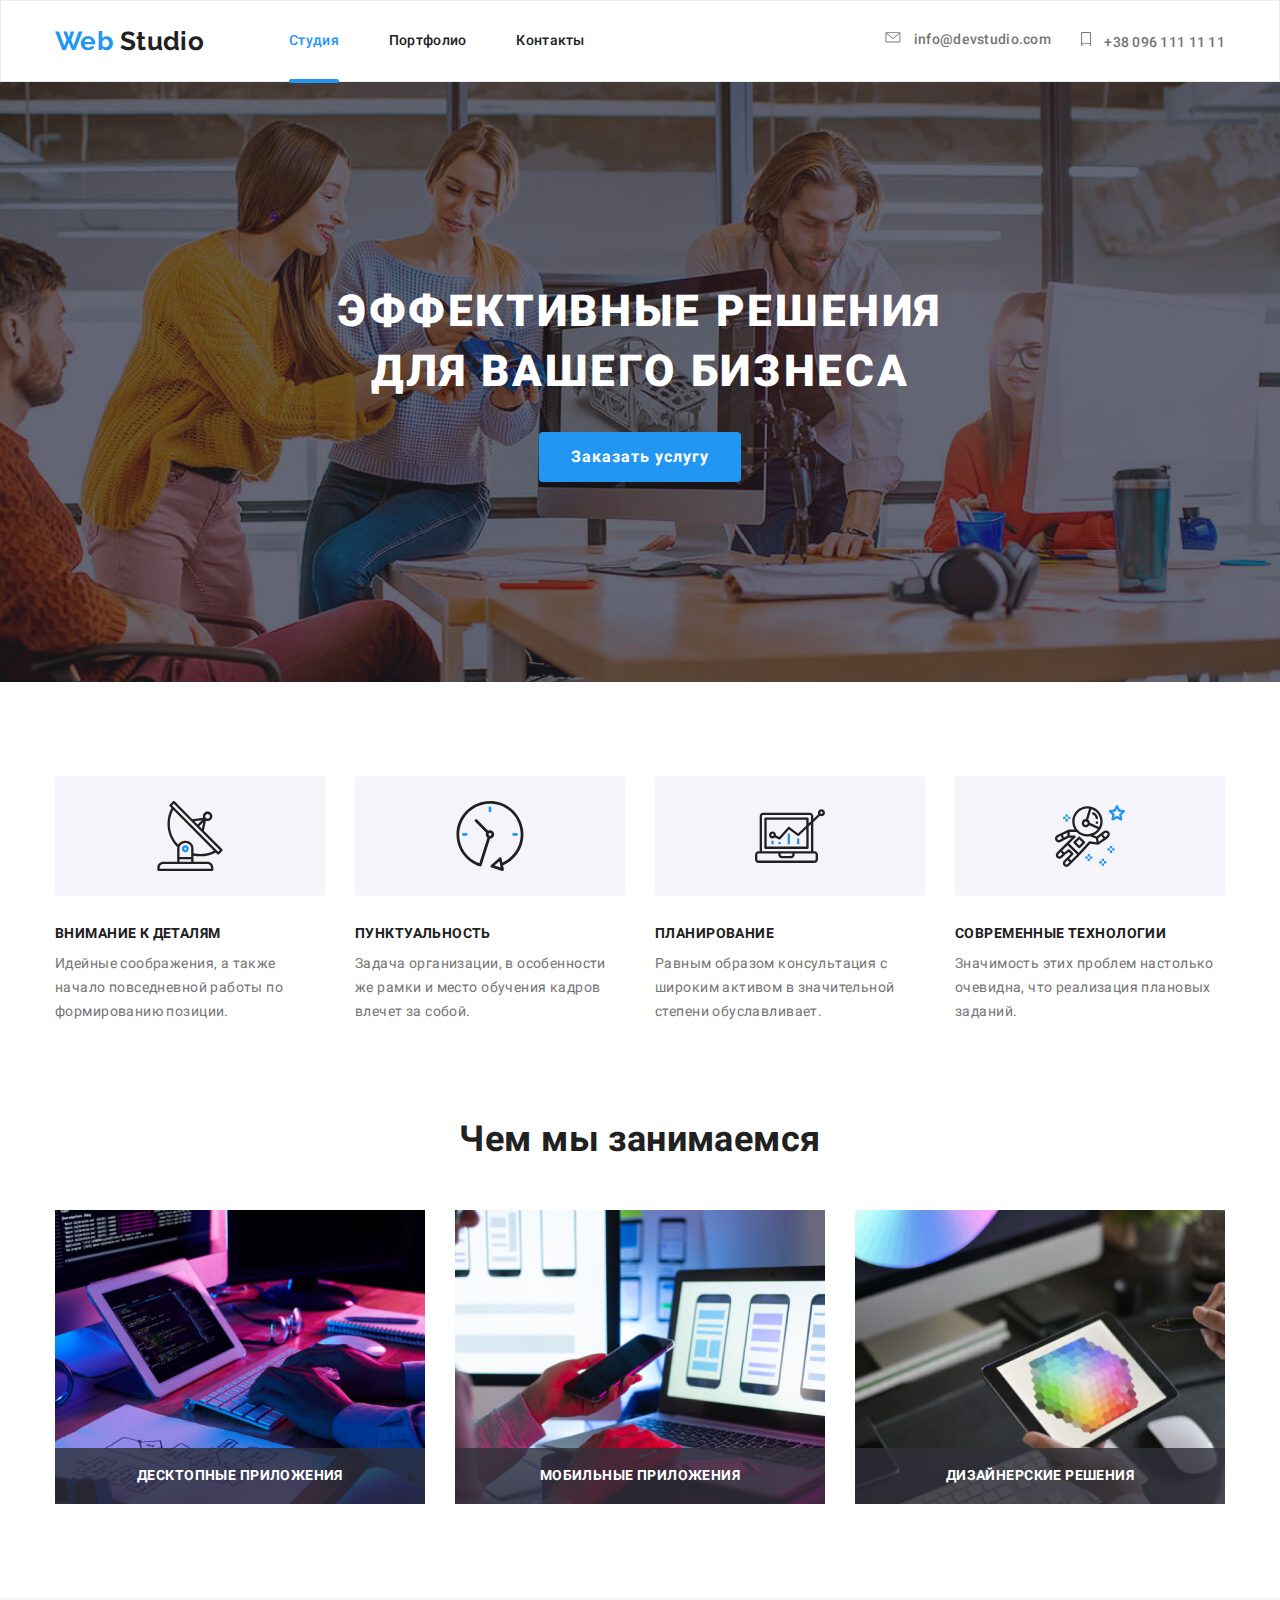
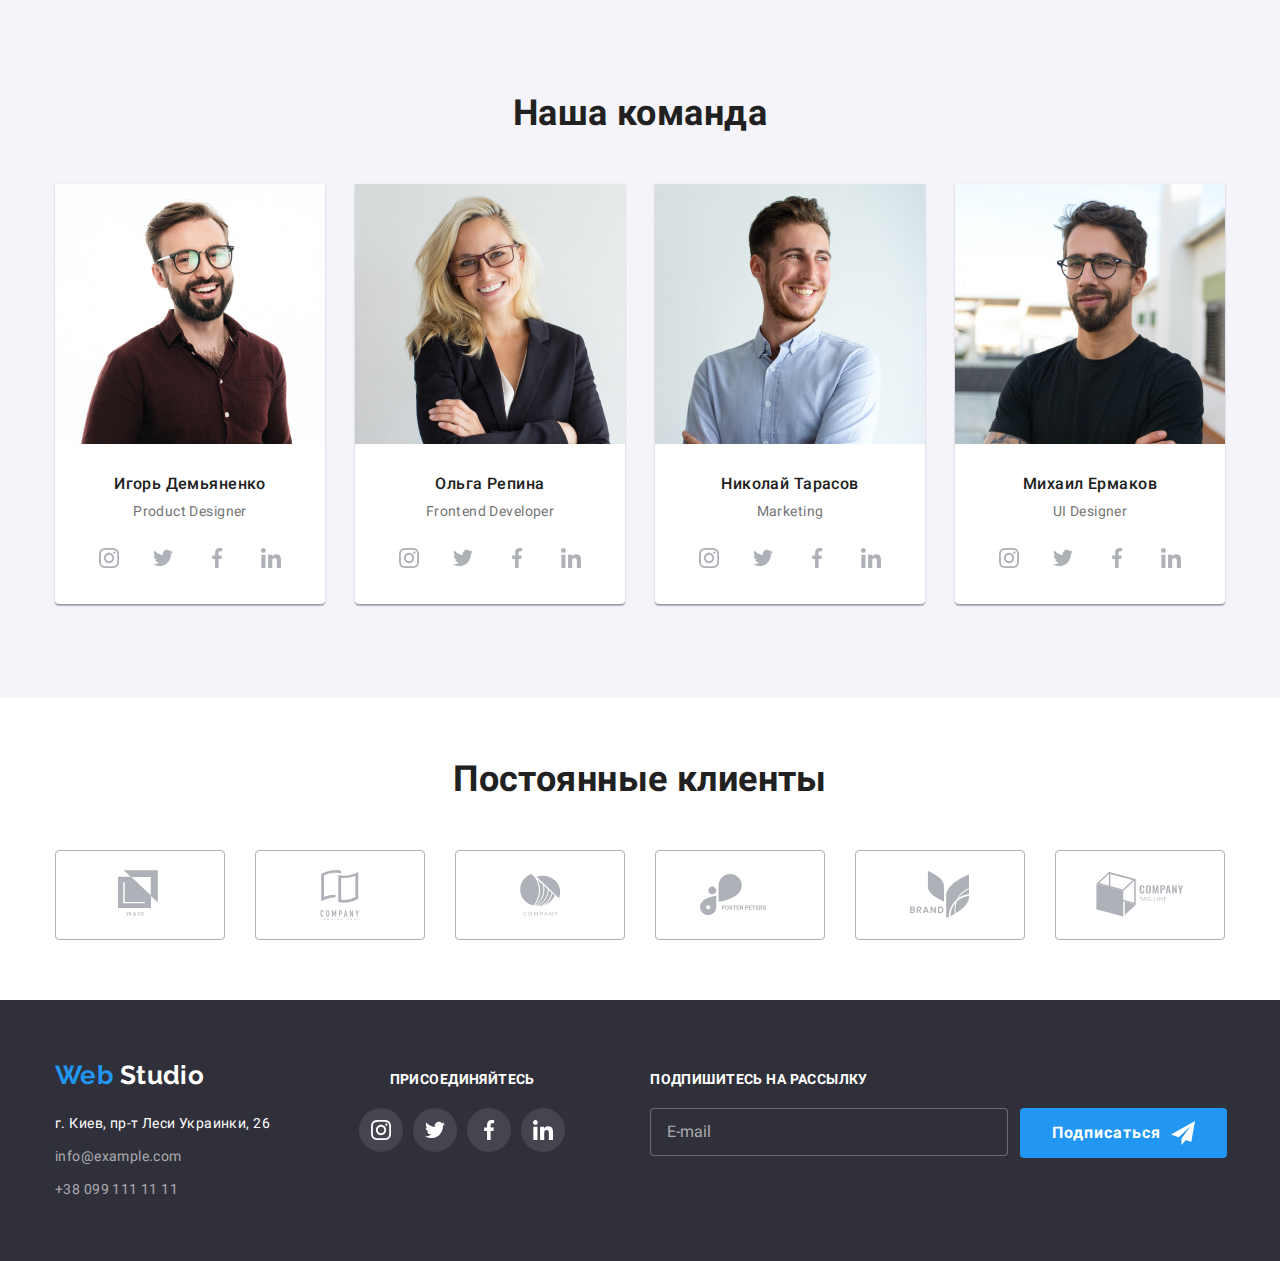
<file: index.html>
<!DOCTYPE html>
<html lang="ru">
  <head>
    <meta charset="UTF-8" />
    <meta name="viewport" content="width=device-width, initial-scale=1.0" />
    <title>Web Studio</title>
    <link rel="stylesheet" href="./css/main.min.css" />
  </head>

  <body>
    <header>
      <div class="container">
        <div class="header">
          <!-- Шапка сайта -->
          <nav class="main-nav">
            <a href="./" class="logo animation">
              <span class="logo-accent">Web</span> Studio
            </a>

            <ul class="site-nav list">
              <li class="item">
                <a href="" class="link current site-nav-link animation"
                  >Студия</a
                >
              </li>
              <li class="item">
                <a href="./portfolio.html" class="animation">Портфолио</a>
              </li>
              <li class="item">
                <a href="" class="animation">Контакты</a>
              </li>
            </ul>
          </nav>
          <ul class="list header-contact">
            <li class="item">
              <a
                href="mailto:info@devstudio.com"
                class="header-contact-link flexbox animation"
              >
                <svg
                  class="header-contact-icon animation"
                  width="16"
                  height="11.2"
                >
                  <use href="./images/symbol-defs.svg#icon-envelope"></use>
                </svg>
                info@devstudio.com
              </a>
            </li>
            <li class="item">
              <a href="tel:+380961111111" class="header-contact-link animation">
                <svg
                  class="header-contact-icon animation"
                  width="10"
                  height="14.94"
                >
                  <use href="./images/symbol-defs.svg#icon-smartphone"></use>
                </svg>
                +38 096 111 11 11
              </a>
            </li>
          </ul>
          <!-- Мобильное меню -->
          <div class="phone-menu">
            <button
              type="button"
              class="menu-button animation"
              aria-expanded="false"
              aria-controls="menu-container"
              data-menu-button
            >
              <svg
                width="20"
                height="20"
                aria-label="Переключатель мобильного меню"
              >
                <use
                  class="icon-cross"
                  href="./images/symbol-defs.svg#icon-close_24px"
                ></use>
                <use
                  class="icon-menu"
                  href="./images/symbol-defs.svg#icon-menu_24px"
                ></use>
              </svg>
            </button>

            <div class="menu-container" id="menu-container" data-menu>
              <ul class="site-nav list">
                <li class="item">
                  <a href="./index.html" class="link site-nav-link animation"
                    >Студия</a
                  >
                </li>
                <li class="item">
                  <a href="./portfolio.html" class="animation">Портфолио</a>
                </li>
                <li class="item"><a href="" class="animation">Контакты</a></li>
              </ul>

              <ul class="list header-contact">
                <li class="item">
                  <a
                    href="mailto:info@devstudio.com"
                    class="header-contact-link flexbox animation"
                  >
                    <svg
                      class="header-contact-icon animation"
                      width="16"
                      height="11.2"
                    >
                      <use
                        href="./images/symbol-defs.svg#icon-envelope"
                      ></use>
                    </svg>
                    info@devstudio.com
                  </a>
                </li>
                <li class="item">
                  <a
                    href="tel:+380961111111"
                    class="header-contact-link animation"
                  >
                    <svg
                      class="header-contact-icon animation"
                      width="10"
                      height="14.94"
                    >
                      <use
                        href="./images/symbol-defs.svg#icon-smartphone"
                      ></use>
                    </svg>
                    +38 096 111 11 11
                  </a>
                </li>
              </ul>
            </div>
          </div>
        </div>
      </div>
    </header>
    <main>
      <section class="hero">
        <div class="hero-background container">
          <!-- Герой -->
          <h1 class="hero-title">
            Эффективные решения <br />
            для вашего бизнеса
          </h1>

          <button class="button primary" data-modal-open>
            Заказать услугу
          </button>
        </div>
      </section>

      <div class="container">
        <section class="section advantages">
          <div>
            <!-- Первая секция - наши преимущества-->
            <h2 hidden>Наши преимущества</h2>
            <!--скрытый заголовок-->
            <ul class="list advantages-list">
              <li class="advantages-item">
                <div class="advantages-icon">
                  <svg width="70px" height="70px">
                    <use
                      href="./images/symbol-defs.svg#icon-antenna"
                    ></use>
                  </svg>
                </div>
                <h3 class="advantages-title">Внимание к деталям</h3>
                <p class="advantages-description">
                  Идейные соображения, а также начало повседневной работы по
                  формированию позиции.
                </p>
              </li>
              <li class="advantages-item">
                <div class="advantages-icon">
                  <svg width="70px" height="70px">
                    <use href="./images/symbol-defs.svg#icon-clock"></use>
                  </svg>
                </div>
                <h3 class="advantages-title">Пунктуальность</h3>
                <p class="advantages-description">
                  Задача организации, в особенности же рамки и место обучения
                  кадров влечет за собой.
                </p>
              </li>
              <li class="advantages-item">
                <div class="advantages-icon">
                  <svg width="70px" height="70px">
                    <use
                      href="./images/symbol-defs.svg#icon-diagram"
                    ></use>
                  </svg>
                </div>
                <h3 class="advantages-title">Планирование</h3>
                <p class="advantages-description">
                  Равным образом консультация с широким активом в значительной
                  степени обуславливает.
                </p>
              </li>
              <li class="advantages-item">
                <div class="advantages-icon">
                  <svg width="70px" height="70px">
                    <use
                      href="./images/symbol-defs.svg#icon-astronaut"
                    ></use>
                  </svg>
                </div>
                <h3 class="advantages-title">Современные технологии</h3>
                <p class="advantages-description">
                  Значимость этих проблем настолько очевидна, что реализация
                  плановых заданий.
                </p>
              </li>
            </ul>
          </div>
        </section>
        <section class="section what-doing">
          <div>
            <!-- Вторая секция - чем мы занимаемся-->
            <h2 class="section-title">Чем мы занимаемся</h2>
            <ul class="list what-doing-list">
              <li class="what-doing-item">
                <div class="doing-box">
                  <img
                    alt="Ноутбук"
                    src="./images/optimaze/whatdo1.jpg"
                    srcset="
                      ./images/optimaze/whatdo1.jpg   1x,
                      ./images/optimaze/whatdo12@.jpg 2x
                    "
                  />
                  <div class="what-doing-title">
                    <h3 class="item-title accurate">Десктопные приложения</h3>
                  </div>
                </div>
              </li>
              <li class="what-doing-item">
                <div class="doing-box">
                  <img
                    alt="Смартфон"
                    src="./images/optimaze/whatDo2.jpg"
                    srcset="
                      ./images/optimaze/whatdo2.jpg   1x,
                      ./images/optimaze/whatdo22@.jpg 2x
                    "
                  />
                  <div class="what-doing-title">
                    <h3 class="item-title accurate">Мобильные приложения</h3>
                  </div>
                </div>
              </li>
              <li class="what-doing-item">
                <div class="doing-box">
                  <img
                    alt="Монитор"
                    src="./images/optimaze/whatdo3.jpg"
                    srcset="
                      ./images/optimaze/whatdo3.jpg   1x,
                      ./images/optimaze/whatdo32@.jpg 2x
                    "
                  />
                  <div class="what-doing-title">
                    <h3 class="item-title accurate">Дизайнерские решения</h3>
                  </div>
                </div>
              </li>
            </ul>
          </div>
        </section>
      </div>
      <section class="section team">
        <div class="container">
          <!--Третья секция - наша команда-->
          <h2 class="section-title">Наша команда</h2>
          <ul class="list members-list">
            <li class="members">
              <!--Первая фотка-->
              <picture>
                <source
                  srcset="
                    ./images/optimaze/team1desktop.jpg   1x,
                    ./images/optimaze/team1desktop2@.jpg 2x
                  "
                  media="(min-width: 1200px)"
                />
                <source
                  srcset="
                    ./images/optimaze/team1tablet.jpg   1x,
                    ./images/optimaze/team1tablet2@.jpg 2x
                  "
                  media="(min-width: 768px)"
                />
                <source
                  srcset="
                    ./images/optimaze/team1phone.jpg   1x,
                    ./images/optimaze/team1phone2@.jpg 2x
                  "
                  media="(max-width: 767px)"
                />
                <img
                  src="./images/optimaze/team1desktop.jpg"
                  alt="Портрет Игоря Демьяненко"
                />
              </picture>
              <h3 class="element-title">Игорь Демьяненко</h3>
              <p lang="en" class="description">Product Designer</p>
              <ul class="social-list list">
                <li class="social-item">
                  <a
                    href="Instagram"
                    class="social-icons-link animation"
                    aria-label="Ссылка на Instagram"
                  >
                    <svg class="social-icon" width="20px" height="20px">
                      <use
                        href="./images/symbol-defs.svg#icon-instagram"
                      ></use>
                    </svg>
                  </a>
                </li>
                <li class="social-item">
                  <a
                    href="Twitter"
                    class="social-icons-link animation"
                    aria-label="Ссылка на Twitter"
                  >
                    <svg class="social-icon" width="20px" height="20px">
                      <use
                        href="./images/symbol-defs.svg#icon-twitter"
                      ></use>
                    </svg>
                  </a>
                </li>
                <li class="social-item">
                  <a
                    href="Facebook"
                    class="social-icons-link animation"
                    aria-label="Ссылка на Facebook"
                  >
                    <svg class="social-icon" width="20px" height="20px">
                      <use
                        href="./images/symbol-defs.svg#icon-facebook"
                      ></use>
                    </svg>
                  </a>
                </li>
                <li class="social-item">
                  <a
                    href="LinkedIn"
                    class="social-icons-link animation"
                    aria-label="Ссылка на LinkedIn"
                  >
                    <svg class="social-icon" width="20px" height="20px">
                      <use
                        href="./images/symbol-defs.svg#icon-linkedin"
                      ></use>
                    </svg>
                  </a>
                </li>
              </ul>
            </li>
            <li class="members">
              <!--Вторая фотка-->
              <picture>
                <source
                  srcset="
                    ./images/optimaze/team2desktop.jpg   1x,
                    ./images/optimaze/team2desktop2@.jpg 2x
                  "
                  media="(min-width: 1200px)"
                />
                <source
                  srcset="
                    ./images/optimaze/team2tablet.jpg   1x,
                    ./images/optimaze/team2tablet2@.jpg 2x
                  "
                  media="(min-width: 768px)"
                />
                <source
                  srcset="
                    ./images/optimaze/team2phone.jpg   1x,
                    ./images/optimaze/team2phone2@.jpg 2x
                  "
                  media="(max-width: 767px)"
                />
                <img
                  src="./images/optimaze/team2desktop.jpg"
                  alt="Портрет Ольги Репиной"
                />
              </picture>
              <h3 class="element-title">Ольга Репина</h3>
              <p lang="en" class="description">Frontend Developer</p>
              <ul class="social-list list">
                <li class="social-item">
                  <a
                    href="Instagram"
                    class="social-icons-link animation"
                    aria-label="Ссылка на Instagram"
                  >
                    <svg class="social-icon" width="20px" height="20px">
                      <use href="./images/symbol-defs.svg#icon-instagram"></use>
                    </svg>
                  </a>
                </li>
                <li class="social-item">
                  <a
                    href="Twitter"
                    class="social-icons-link animation"
                    aria-label="Ссылка на Twitter"
                  >
                    <svg class="social-icon" width="20px" height="20px">
                      <use href="./images/symbol-defs.svg#icon-twitter"></use>
                    </svg>
                  </a>
                </li>
                <li class="social-item">
                  <a
                    href="Facebook"
                    class="social-icons-link animation"
                    aria-label="Ссылка на Facebook"
                  >
                    <svg class="social-icon" width="20px" height="20px">
                      <use
                        href="./images/symbol-defs.svg#icon-facebook"
                      ></use>
                    </svg>
                  </a>
                </li>
                <li class="social-item">
                  <a
                    href="LinkedIn"
                    class="social-icons-link animation"
                    aria-label="Ссылка на LinkedIn"
                  >
                    <svg class="social-icon" width="20px" height="20px">
                      <use
                        href="./images/symbol-defs.svg#icon-linkedin"
                      ></use>
                    </svg>
                  </a>
                </li>
              </ul>
            </li>
            <li class="members">
              <!--Третья фотка-->
              <picture>
                <source
                  srcset="
                    ./images/optimaze/team3desktop.jpg  1x,
                    ./images/optimaze/team3desktop@.jpg 2x
                  "
                  media="(min-width: 1200px)"
                />
                <source
                  srcset="
                    ./images/optimaze/team3tablet.jpg   1x,
                    ./images/optimaze/team3tablet2@.jpg 2x
                  "
                  media="(min-width: 768px)"
                />
                <source
                  srcset="
                    ./images/optimaze/team3phone.jpg   1x,
                    ./images/optimaze/team3phone2@.jpg 2x
                  "
                  media="(max-width: 767px)"
                />
                <img
                  src="./images/optimaze/team3desktop.jpg"
                  alt="Портрет Николай Тарасова"
                />
              </picture>
              <h3 class="element-title">Николай Тарасов</h3>
              <p lang="en" class="description">Marketing</p>
              <ul class="social-list list">
                <li class="social-item">
                  <a
                    href="Instagram"
                    class="social-icons-link animation"
                    aria-label="Ссылка на Instagram"
                  >
                    <svg class="social-icon" width="20px" height="20px">
                      <use
                        href="./images/symbol-defs.svg#icon-instagram"
                      ></use>
                    </svg>
                  </a>
                </li>
                <li class="social-item">
                  <a
                    href="Twitter"
                    class="social-icons-link animation"
                    aria-label="Ссылка на Twitter"
                  >
                    <svg class="social-icon" width="20px" height="20px">
                      <use
                        href="./images/symbol-defs.svg#icon-twitter"
                      ></use>
                    </svg>
                  </a>
                </li>
                <li class="social-item">
                  <a
                    href="Facebook"
                    class="social-icons-link animation"
                    aria-label="Ссылка на Facebook"
                  >
                    <svg class="social-icon" width="20px" height="20px">
                      <use
                        href="./images/symbol-defs.svg#icon-facebook"
                      ></use>
                    </svg>
                  </a>
                </li>
                <li class="social-item">
                  <a
                    href="LinkedIn"
                    class="social-icons-link animation"
                    aria-label="Ссылка на LinkedIn"
                  >
                    <svg class="social-icon" width="20px" height="20px">
                      <use
                        href="./images/symbol-defs.svg#icon-linkedin"
                      ></use>
                    </svg>
                  </a>
                </li>
              </ul>
            </li>
            <li class="members">
              <!--Четвертая фотка-->
              <picture>
                <source
                  srcset="
                    ./images/optimaze/team4desktop.jpg   1x,
                    ./images/optimaze/team4desktop2@.jpg 2x
                  "
                  media="(min-width: 1200px)"
                />
                <source
                  srcset="
                    ./images/optimaze/team4tablet.jpg   1x,
                    ./images/optimaze/team4tablet2@.jpg 2x
                  "
                  media="(min-width: 768px)"
                />
                <source
                  srcset="
                    ./images/optimaze/team4phone.jpg   1x,
                    ./images/optimaze/team4phone2@.jpg 2x
                  "
                  media="(max-width: 767px)"
                />
                <img
                  src="./images/optimaze/team4desktop.jpg"
                  alt="Портрет Михаила Ермакова"
                />
              </picture>
              <h3 class="element-title">Михаил Ермаков</h3>
              <p lang="en" class="description">UI Designer</p>
              <ul class="social-list list">
                <li class="social-item">
                  <a
                    href="Instagram"
                    class="social-icons-link animation"
                    aria-label="Ссылка на Instagram"
                  >
                    <svg class="social-icon" width="20px" height="20px">
                      <use
                        href="./images/symbol-defs.svg#icon-instagram"
                      ></use>
                    </svg>
                  </a>
                </li>
                <li class="social-item">
                  <a
                    href="Twitter"
                    class="social-icons-link animation"
                    aria-label="Ссылка на Twitter"
                  >
                    <svg class="social-icon" width="20px" height="20px">
                      <use
                        href="./images/symbol-defs.svg#icon-twitter"
                      ></use>
                    </svg>
                  </a>
                </li>
                <li class="social-item">
                  <a
                    href="Facebook"
                    class="social-icons-link animation"
                    aria-label="Ссылка на Facebook"
                  >
                    <svg class="social-icon" width="20px" height="20px">
                      <use
                        href="./images/symbol-defs.svg#icon-facebook"
                      ></use>
                    </svg>
                  </a>
                </li>
                <li class="social-item">
                  <a
                    href="LinkedIn"
                    class="social-icons-link animation"
                    aria-label="Ссылка на LinkedIn"
                  >
                    <svg class="social-icon" width="20px" height="20px">
                      <use
                        href="./images/symbol-defs.svg#icon-linkedin"
                      ></use>
                    </svg>
                  </a>
                </li>
              </ul>
            </li>
          </ul>
        </div>
      </section>
      <section class="section clients">
        <div class="container">
          <!--Четвертая секция - постоянные клиенты-->
          <h2 class="section-title">Постоянные клиенты</h2>
          <ul class="list clients-list">
            <li class="clients-logo">
              <a class="clients-item animation" href="">
                <svg class="clients-icon animation" width="44px" height="49px">
                  <use href="./images/symbol-defs.svg#icon-logo1"></use>
                </svg>
              </a>
            </li>
            <li class="clients-logo">
              <a class="clients-item animation" href="">
                <svg class="clients-icon animation" width="40px" height="50px">
                  <use href="./images/symbol-defs.svg#icon-logo2"></use>
                </svg>
              </a>
            </li>
            <li class="clients-logo">
              <a class="clients-item animation" href="">
                <svg class="clients-icon animation" width="41px" height="42px">
                  <use href="./images/symbol-defs.svg#icon-logo3"></use>
                </svg>
              </a>
            </li>
            <li class="clients-logo">
              <a class="clients-item animation" href="">
                <svg class="clients-icon animation" width="79px" height="42px">
                  <use href="./images/symbol-defs.svg#icon-logo4"></use>
                </svg>
              </a>
            </li>
            <li class="clients-logo">
              <a class="clients-item animation" href="">
                <svg class="clients-icon animation" width="59px" height="47px">
                  <use href="./images/symbol-defs.svg#icon-logo5"></use>
                </svg>
              </a>
            </li>
            <li class="clients-logo">
              <a class="clients-item animation" href="">
                <svg class="clients-icon animation" width="88px" height="45px">
                  <use href="./images/symbol-defs.svg#icon-logo6"></use>
                </svg>
              </a>
            </li>
          </ul>
        </div>
      </section>
    </main>

    <footer>
      <!-- Футер -->
      <div class="container">
        <div class="footer">
          <div class="footer-tablet-align">
            <div class="first-block">
              <a href="/" class="footer-logo animation">
                <span class="logo-accent">Web</span> Studio
              </a>
              <address>
                <ul class="list footer-contact">
                  <li>
                    <p class="adress">г. Киев, пр-т Леси Украинки, 26<br /></p>
                  </li>
                  <li class="footer-contact">
                    <a href="mailto:info@example.com"
                      >info@example.com<br />
                    </a>
                  </li>
                  <li class="footer-contact">
                    <a href="tel:+380991111111">+38 099 111 11 11<br /> </a>
                  </li>
                </ul>
              </address>
            </div>

            <div class="second-block">
              <b> присоединяйтесь </b>
              <ul class="list footer-social-list">
                <li class="footer-social-item f-icon-instagram animation">
                  <a href="Instagram" aria-label="Ссылка на Instagram">
                    <svg class="footer-social-icon" width="20px" height="20px">
                      <use
                        href="./images/symbol-defs.svg#icon-instagram"
                      ></use>
                    </svg>
                  </a>
                </li>
                <li class="footer-social-item f-icon-twitter animation">
                  <a href="Twitter" aria-label="Ссылка на Twitter">
                    <svg class="footer-social-icon" width="20px" height="20px">
                      <use
                        href="./images/symbol-defs.svg#icon-twitter"
                      ></use>
                    </svg>
                  </a>
                </li>
                <li class="footer-social-item f-icon-facebook animation">
                  <a href="Facebook" aria-label="Ссылка на Facebook">
                    <svg class="footer-social-icon" width="20px" height="20px">
                      <use
                        href="./images/symbol-defs.svg#icon-facebook"
                      ></use>
                    </svg>
                  </a>
                </li>
                <li class="footer-social-item f-icon-linked animation">
                  <a href="LinkedIn" aria-label="Ссылка на LinkedIn">
                    <svg class="footer-social-icon" width="20px" height="20px">
                      <use
                        href="./images/symbol-defs.svg#icon-linkedin"
                      ></use>
                    </svg>
                  </a>
                </li>
              </ul>
            </div>
          </div>
          <div class="third-block">
            <b> Подпишитесь на рассылку </b>
            <div class="footer-form">
              <div class="email-field">
                <input
                  class="footer-input animation"
                  type="email"
                  name="mail"
                  id="mail"
                  placeholder="E-mail"
                />
              </div>

              <div class="subscribe">
                <button class="button footer-button primary">
                  Подписаться

                  <svg class="sent-icon" width="24px" height="24px">
                    <use href="./images/symbol-defs.svg#icon-send"></use>
                  </svg>
                </button>
              </div>
            </div>
          </div>
        </div>
      </div>
    </footer>

    <!-- Модальное окно -->

    <div class="backdrop is-hidden animation" data-modal>
      <div class="modal animation">
        <button class="btn-close animation" data-modal-close>
          <svg class="close-icon" width="11px" height="11px">
            <use href="./images/symbol-defs.svg#icon-modalclose"></use>
          </svg>
        </button>

        <form action="#" method="POST" class="form">
          <b>Оставьте свои данные, мы вам перезвоним</b>
          <div class="form-field">
            <label for="name" class="form-label">Имя</label>
            <input
              type="text"
              class="form-input animation"
              name="name"
              id="name"
              required
            />
            <span class="modal-icon animation">
              <svg width="18px" height="18px">
                <use href="./images/symbol-defs.svg#icon-person"></use>
              </svg>
            </span>
          </div>

          <div class="form-field">
            <label for="tel" class="form-label">Телефон</label>
            <input
              type="tel"
              class="form-input animation"
              name="tel"
              id="tel"
              required
            />
            <span class="modal-icon animation">
              <svg width="18px" height="18px">
                <use
                  href="./images/symbol-defs.svg#icon-phonemodal"
                ></use>
              </svg>
            </span>
          </div>

          <div class="form-field">
            <label for="mail" class="form-label">Почта</label>
            <input
              type="email animation"
              class="form-input"
              name="mail"
              id="mail"
            />
            <span class="modal-icon animation">
              <svg width="18px" height="18px">
                <use
                  href="./images/symbol-defs.svg#icon-emailmodal"
                ></use>
              </svg>
            </span>
          </div>

          <div class="form-field comment">
            <label for="comment" class="form-label">Комментарий</label>
            <textarea
              class="form-input comment animation"
              name="comment"
              id="comment"
              rows="6"
              placeholder="Введите текст"
            ></textarea>
          </div>

          <div class="form-field form-checkbox flexbox">
            <label for="policy" class="label checkbox-label">
              <input
                class="checkbox animation"
                type="checkbox"
                name="policy"
                value=" "
                id="policy"
              />
              <span class="checkbox-icon animation"></span>
              <span>
                Соглашаюсь с рассылкой и принимаю
                <a href="#">Условия договора</a>
              </span>
            </label>
          </div>

          <div class="flexbox">
            <button class="button primary submit" type="submit">
              Отправить
            </button>
          </div>
        </form>
      </div>
    </div>
    <script src="./js/modal.js"></script>
    <script src="./js/menu.js"></script>
  </body>
</html>
</file>
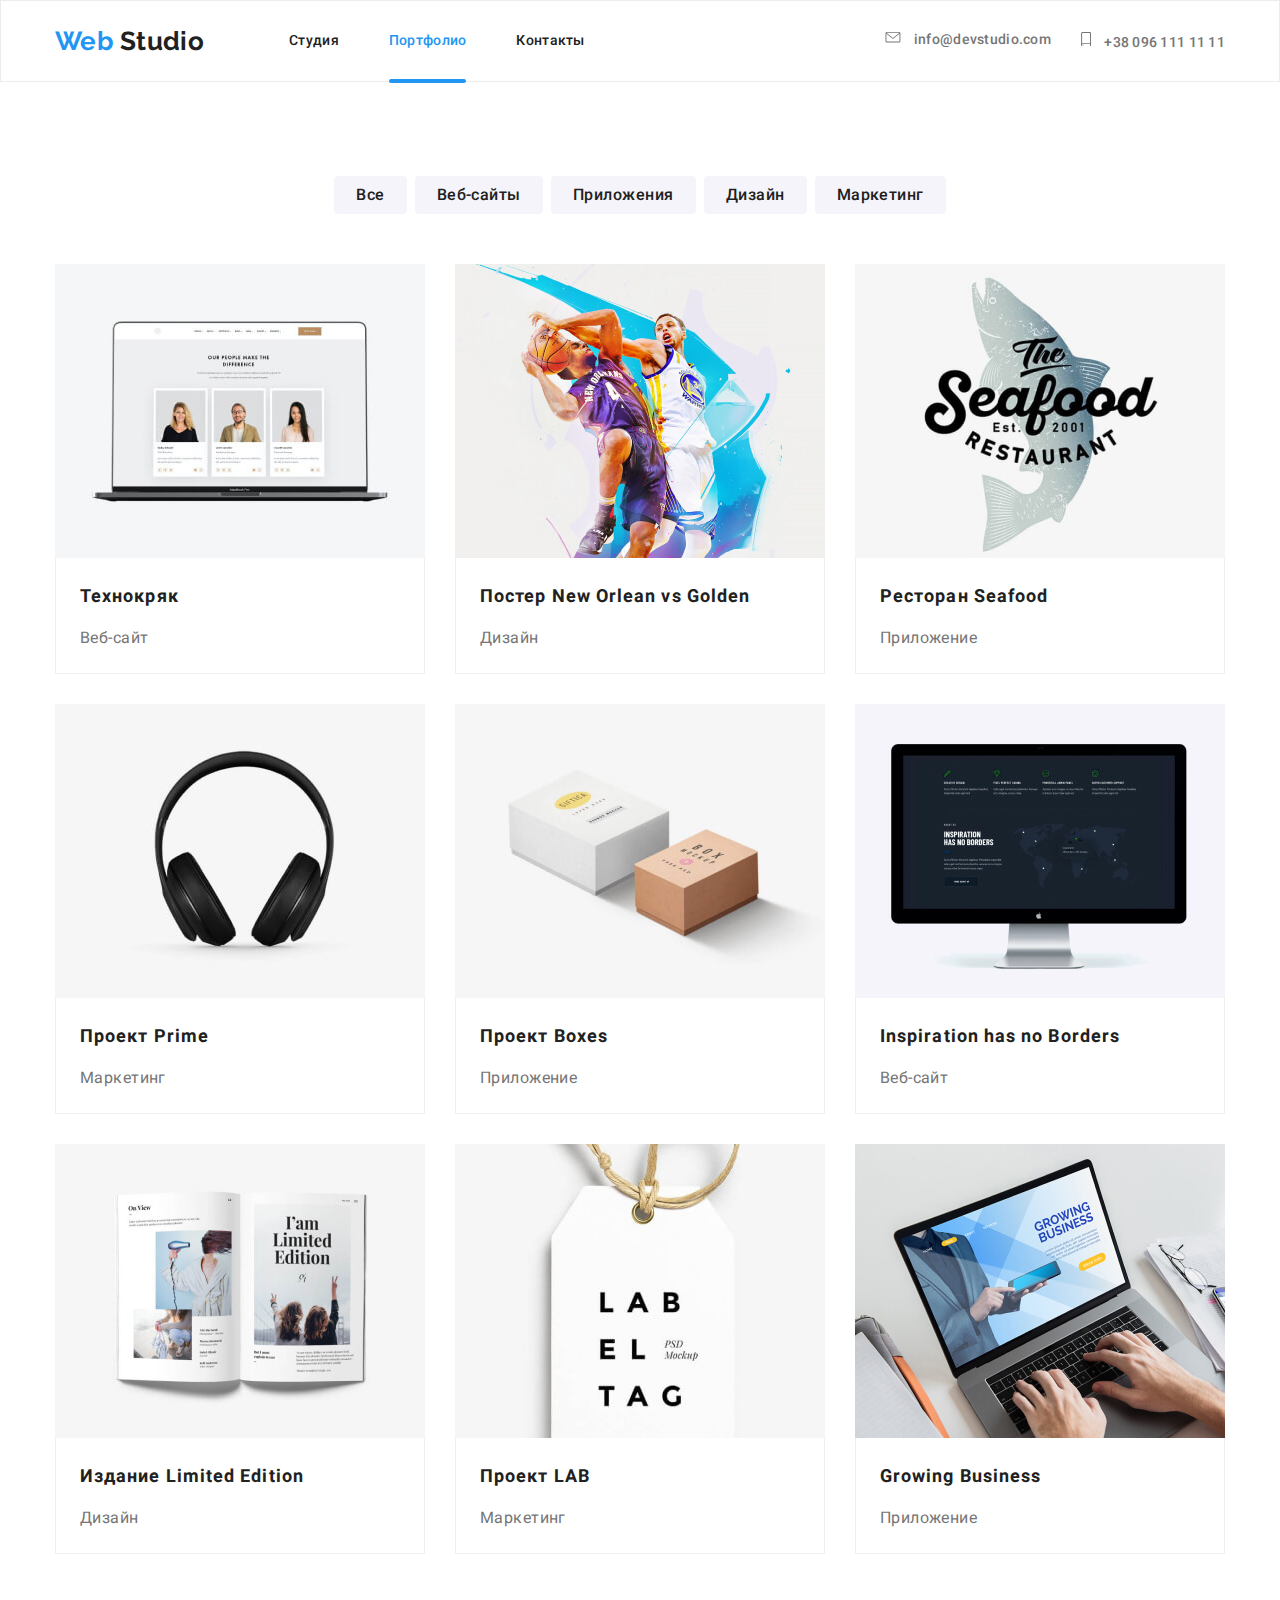
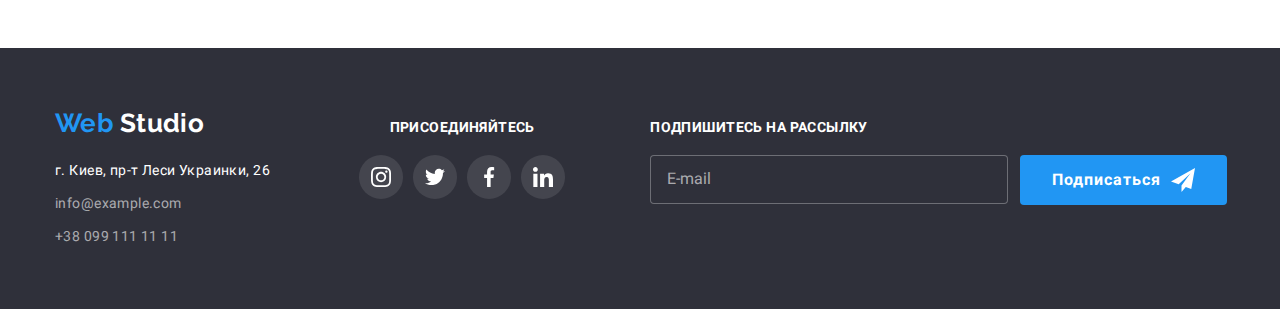
<file: portfolio.html>
<!DOCTYPE html>
<html lang="ru">
  <head>
    <meta charset="UTF-8" />
    <meta name="viewport" content="width=device-width, initial-scale=1.0" />
    <title>Web Studio</title>
    <link rel="stylesheet" href="./css/portfolio.min.css" />
  </head>

  <body>
    <header>
      <div class="container">
        <div class="header">
          <!-- Шапка сайта -->
          <nav class="main-nav">
            <a href="./" class="logo animation">
              <span class="logo-accent">Web</span> Studio
            </a>

            <ul class="site-nav list">
              <li class="item">
                <a href="./index.html" class="link animation">Студия</a>
              </li>
              <li class="item">
                <a
                  href="./portfolio.html"
                  class="animation site-nav-link current link"
                  >Портфолио</a
                >
              </li>
              <li class="item"><a href="#none" class="animation">Контакты</a></li>
            </ul>
          </nav>
          <ul class="list header-contact">
            <li class="item">
              <a
                href="mailto:info@devstudio.com"
                class="header-contact-link flexbox animation"
              >
                <svg
                  class="header-contact-icon animation"
                  width="16"
                  height="11.2"
                >
                  <use href="./images/symbol-defs.svg#icon-envelope"></use>
                </svg>
                info@devstudio.com
              </a>
            </li>
            <li class="item">
              <a href="tel:+380961111111" class="header-contact-link animation">
                <svg
                  class="header-contact-icon animation"
                  width="10"
                  height="14.94"
                >
                  <use href="./images/symbol-defs.svg#icon-smartphone"></use>
                </svg>
                +38 096 111 11 11
              </a>
            </li>
          </ul>
          <!-- Мобильное меню -->
          <div class="phone-menu">
            <button
              type="button"
              class="menu-button animation"
              aria-expanded="false"
              aria-controls="menu-container"
              data-menu-button
            >
              <svg
                width="20"
                height="20"
                aria-label="Переключатель мобильного меню"
              >
                <use
                  class="icon-cross"
                  href="./images/symbol-defs.svg#icon-close_24px"
                ></use>
                <use
                  class="icon-menu"
                  href="./images/symbol-defs.svg#icon-menu_24px"
                ></use>
              </svg>
            </button>

            <div class="menu-container" id="menu-container" data-menu>
              <ul class="site-nav list">
                <li class="item">
                  <a href="./index.html" class="link animation">Студия</a>
                </li>
                <li class="item">
                  <a
                    href="./portfolio.html"
                    class="animation site-nav-link current"
                    >Портфолио</a
                  >
                </li>
                <li class="item"><a href="#none" class="animation">Контакты</a></li>
              </ul>

              <ul class="list header-contact">
                <li class="item">
                  <a
                    href="mailto:info@devstudio.com"
                    class="header-contact-link flexbox animation"
                  >
                    <svg
                      class="header-contact-icon animation"
                      width="16"
                      height="11.2"
                    >
                      <use href="./images/symbol-defs.svg#icon-envelope"></use>
                    </svg>
                    info@devstudio.com
                  </a>
                </li>
                <li class="item">
                  <a
                    href="tel:+380961111111"
                    class="header-contact-link animation"
                  >
                    <svg
                      class="header-contact-icon animation"
                      width="10"
                      height="14.94"
                    >
                      <use
                        href="./images/symbol-defs.svg#icon-smartphone"
                      ></use>
                    </svg>
                    +38 096 111 11 11
                  </a>
                </li>
              </ul>
            </div>
          </div>
        </div>
      </div>
    </header>
    <main>
      <section class="main-content">
        <div class="container main-part">
          <!-- Категории -->
          <h1 hidden>Наши работы</h1>
          <ul class="list works-list">
            <li class="works-item">
              <button type="button" class="filtr-button animation">Все</button>
            </li>
            <li class="works-item">
              <button type="button" class="filtr-button animation">
                Веб-сайты
              </button>
            </li>
            <li class="works-item">
              <button type="button" class="filtr-button animation">
                Приложения
              </button>
            </li>
            <li class="works-item">
              <button type="button" class="filtr-button animation">
                Дизайн
              </button>
            </li>
            <li class="works-item">
              <button type="button" class="filtr-button animation">
                Маркетинг
              </button>
            </li>
          </ul>
          <h2 hidden>Примеры работ</h2>
          <ul class="gallery list work-exemple">
            <li class="gallery-list animation">
              <a href="#none" class="gallery-link">
                <div class="gallery-relative">
                  <picture>
                    <source
                      srcset="
                        ./images/optimaze/portf1desktop.jpg   1x,
                        ./images/optimaze/portf1desktop2@.jpg 2x
                      "
                      media="(min-width: 1200px)"
                    />
                    <source
                      srcset="
                        ./images/optimaze/portf1tablet.jpg   1x,
                        ./images/optimaze/portf1tablet2@.jpg 2x
                      "
                      media="(min-width: 768px)"
                    />
                    <source
                      srcset="
                        ./images/optimaze/portf1phone.jpg   1x,
                        ./images/optimaze/portf1phone2@.jpg 2x
                      "
                      media="(max-width: 767px)"
                    />
                    <img
                      src="./images/optimaze/portf1desktop.jpg"
                      alt="Ноутбук"
                    />
                  </picture>

                  <div class="hover-text animation">
                    <p class="excerpt details">
                      Технокряк это современная площадка распространения
                      коронавируса. Компании используют эту платформу для
                      цифрового шпионажа и атак на защищённые сервера
                      конкурентов.
                    </p>
                  </div>
                </div>

                <div class="gallery-title">
                  <h3>Технокряк</h3>
                  <p class="lead">Веб-сайт</p>
                </div>
              </a>
            </li>

            <li class="gallery-list animation">
              <a href="#none" class="gallery-link">
                <div class="gallery-relative">
                  <picture>
                    <source
                      srcset="
                        ./images/optimaze/portf2desktop.jpg   1x,
                        ./images/optimaze/portf2desktop2@.jpg 2x
                      "
                      media="(min-width: 1200px)"
                    />
                    <source
                      srcset="
                        ./images/optimaze/portf2tablet.jpg   1x,
                        ./images/optimaze/portf2tablet2@.jpg 2x
                      "
                      media="(min-width: 768px)"
                    />
                    <source
                      srcset="
                        ./images/optimaze/portf2phone.jpg   1x,
                        ./images/optimaze/portf2phone2@.jpg 2x
                      "
                      media="(max-width: 767px)"
                    />
                    <img
                      src="./images/optimaze/portf2desktop.jpg"
                      alt="Баскетбольная игра"
                    />
                  </picture>
                  <div class="hover-text animation">
                    <p class="excerpt details">
                      Технокряк это современная площадка распространения
                      коронавируса. Компании используют эту платформу для
                      цифрового шпионажа и атак на защищённые сервера
                      конкурентов.
                    </p>
                  </div>
                </div>
                <div class="gallery-title">
                  <h3>Постер New Orlean vs Golden</h3>
                  <p class="lead">Дизайн</p>
                </div>
              </a>
            </li>
            <li class="gallery-list animation">
              <a href="#none" class="gallery-link">
                <div class="gallery-relative">
                  <picture>
                    <source
                      srcset="
                        ./images/optimaze/portf3desktop.jpg   1x,
                        ./images/optimaze/portf3desktop2@.jpg 2x
                      "
                      media="(min-width: 1200px)"
                    />
                    <source
                      srcset="
                        ./images/optimaze/portf3tablet.jpg   1x,
                        ./images/optimaze/portf3tablet2@.jpg 2x
                      "
                      media="(min-width: 768px)"
                    />
                    <source
                      srcset="
                        ./images/optimaze/portf3phone.jpg   1x,
                        ./images/optimaze/portf3phone2@.jpg 2x
                      "
                      media="(max-width: 767px)"
                    />
                    <img
                      src="./images/optimaze/portf3desktop.jpg"
                      alt="Логотип ресторана Seafood"
                    />
                  </picture>

                  <div class="hover-text animation">
                    <p class="excerpt details">
                      Технокряк это современная площадка распространения
                      коронавируса. Компании используют эту платформу для
                      цифрового шпионажа и атак на защищённые сервера
                      конкурентов.
                    </p>
                  </div>
                </div>
                <div class="gallery-title">
                  <h3>Ресторан Seafood</h3>
                  <p class="lead">Приложение</p>
                </div>
              </a>
            </li>
            <li class="gallery-list animation">
              <a href="#none" class="gallery-link">
                <div class="gallery-relative">
                  <picture>
                    <source
                      srcset="
                        ./images/optimaze/portf4desktop.jpg   1x,
                        ./images/optimaze/portf4desktop2@.jpg 2x
                      "
                      media="(min-width: 1200px)"
                    />
                    <source
                      srcset="
                        ./images/optimaze/portf4tablet.jpg   1x,
                        ./images/optimaze/portf4tablet2@.jpg 2x
                      "
                      media="(min-width: 768px)"
                    />
                    <source
                      srcset="
                        ./images/optimaze/portf4phone.jpg   1x,
                        ./images/optimaze/portf4phone2@.jpg 2x
                      "
                      media="(max-width: 767px)"
                    />
                    <img
                      src="./images/optimaze/portf4desktop.jpg"
                      alt="Наушники"
                    />
                  </picture>

                  <div class="hover-text animation">
                    <p class="excerpt details">
                      Технокряк это современная площадка распространения
                      коронавируса. Компании используют эту платформу для
                      цифрового шпионажа и атак на защищённые сервера
                      конкурентов.
                    </p>
                  </div>
                </div>
                <div class="gallery-title">
                  <h3>Проект Prime</h3>
                  <p class="lead">Маркетинг</p>
                </div>
              </a>
            </li>
            <li class="gallery-list animation">
              <a href="#none" class="gallery-link">
                <div class="gallery-relative">
                  <picture>
                    <source
                      srcset="
                        ./images/optimaze/portf5desktop.jpg   1x,
                        ./images/optimaze/portf5desktop2@.jpg 2x
                      "
                      media="(min-width: 1200px)"
                    />
                    <source
                      srcset="
                        ./images/optimaze/portf5tablet.jpg   1x,
                        ./images/optimaze/portf5tablet2@.jpg 2x
                      "
                      media="(min-width: 768px)"
                    />
                    <source
                      srcset="
                        ./images/optimaze/portf5phone.jpg   1x,
                        ./images/optimaze/portf5phone2@.jpg 2x
                      "
                      media="(max-width: 767px)"
                    />
                    <img
                      src="./images/optimaze/portf5desktop.jpg"
                      alt="Коробочки"
                    />
                  </picture>

                  <div class="hover-text animation">
                    <p class="excerpt details">
                      Технокряк это современная площадка распространения
                      коронавируса. Компании используют эту платформу для
                      цифрового шпионажа и атак на защищённые сервера
                      конкурентов.
                    </p>
                  </div>
                </div>
                <div class="gallery-title">
                  <h3>Проект Boxes</h3>
                  <p class="lead">Приложение</p>
                </div>
              </a>
            </li>
            <li class="gallery-list animation">
              <a href="#none" class="gallery-link">
                <div class="gallery-relative">
                  <picture>
                    <source
                      srcset="
                        ./images/optimaze/portf6desktop.jpg   1x,
                        ./images/optimaze/portf6desktop2@.jpg 2x
                      "
                      media="(min-width: 1200px)"
                    />
                    <source
                      srcset="
                        ./images/optimaze/portf6tablet.jpg   1x,
                        ./images/optimaze/portf6tablet2@.jpg 2x
                      "
                      media="(min-width: 768px)"
                    />
                    <source
                      srcset="
                        ./images/optimaze/portf6phone.jpg   1x,
                        ./images/optimaze/portf6phone2@.jpg 2x
                      "
                      media="(max-width: 767px)"
                    />
                    <img
                      src="./images/optimaze/portf6desktop.jpg"
                      alt="Монитор"
                    />
                  </picture>

                  <div class="hover-text animation">
                    <p class="excerpt details">
                      Технокряк это современная площадка распространения
                      коронавируса. Компании используют эту платформу для
                      цифрового шпионажа и атак на защищённые сервера
                      конкурентов.
                    </p>
                  </div>
                </div>
                <div class="gallery-title">
                  <h3>Inspiration has no Borders</h3>
                  <p class="lead">Веб-сайт</p>
                </div>
              </a>
            </li>
            <li class="gallery-list animation">
              <a href="#none" class="gallery-link">
                <div class="gallery-relative">
                  <picture>
                    <source
                      srcset="
                        ./images/optimaze/portf7desktop.jpg   1x,
                        ./images/optimaze/portf7desktop2@.jpg 2x
                      "
                      media="(min-width: 1200px)"
                    />
                    <source
                      srcset="
                        ./images/optimaze/portf7tablet.jpg   1x,
                        ./images/optimaze/portf7tablet2@.jpg 2x
                      "
                      media="(min-width: 768px)"
                    />
                    <source
                      srcset="
                        ./images/optimaze/portf7phone.jpg   1x,
                        ./images/optimaze/portf7phone2@.jpg 2x
                      "
                      media="(max-width: 767px)"
                    />
                    <img
                      src="./images/optimaze/portf7desktop.jpg"
                      alt="Журнал"
                    />
                  </picture>

                  <div class="hover-text animation">
                    <p class="excerpt details">
                      Технокряк это современная площадка распространения
                      коронавируса. Компании используют эту платформу для
                      цифрового шпионажа и атак на защищённые сервера
                      конкурентов.
                    </p>
                  </div>
                </div>
                <div class="gallery-title">
                  <h3>Издание Limited Edition</h3>
                  <p class="lead">Дизайн</p>
                </div>
              </a>
            </li>
            <li class="gallery-list animation">
              <a href="#none" class="gallery-link">
                <div class="gallery-relative">
                  <picture>
                    <source
                      srcset="
                        ./images/optimaze/portf8desktop.jpg   1x,
                        ./images/optimaze/portf8desktop2@.jpg 2x
                      "
                      media="(min-width: 1200px)"
                    />
                    <source
                      srcset="
                        ./images/optimaze/portf8tablet.jpg   1x,
                        ./images/optimaze/portf8tablet2@.jpg 2x
                      "
                      media="(min-width: 768px)"
                    />
                    <source
                      srcset="
                        ./images/optimaze/portf8phone.jpg   1x,
                        ./images/optimaze/portf8phone2@.jpg 2x
                      "
                      media="(max-width: 767px)"
                    />
                    <img
                      src="./images/optimaze/portf8desktop.jpg"
                      alt="Этикетка"
                    />
                  </picture>

                  <div class="hover-text animation">
                    <p class="excerpt details">
                      Технокряк это современная площадка распространения
                      коронавируса. Компании используют эту платформу для
                      цифрового шпионажа и атак на защищённые сервера
                      конкурентов.
                    </p>
                  </div>
                </div>
                <div class="gallery-title">
                  <h3>Проект LAB</h3>
                  <p class="lead">Маркетинг</p>
                </div>
              </a>
            </li>
            <li class="gallery-list animation">
              <a href="#none" class="gallery-link">
                <div class="gallery-relative">
                  <picture>
                    <source
                      srcset="
                        ./images/optimaze/portf9desktop.jpg   1x,
                        ./images/optimaze/portf9desktop2@.jpg 2x
                      "
                      media="(min-width: 1200px)"
                    />
                    <source
                      srcset="
                        ./images/optimaze/portf9tablet.jpg   1x,
                        ./images/optimaze/portf9tablet2@.jpg 2x
                      "
                      media="(min-width: 768px)"
                    />
                    <source
                      srcset="
                        ./images/optimaze/portf9phone.jpg   1x,
                        ./images/optimaze/portf9phone2@.jpg 2x
                      "
                      media="(max-width: 767px)"
                    />
                    <img
                      src="./images/optimaze/portf9desktop.jpg"
                      alt="Ноутбук"
                    />
                  </picture>

                  <div class="hover-text animation">
                    <p class="excerpt details">
                      Технокряк это современная площадка распространения
                      коронавируса. Компании используют эту платформу для
                      цифрового шпионажа и атак на защищённые сервера
                      конкурентов.
                    </p>
                  </div>
                </div>
                <div class="gallery-title">
                  <h3>Growing Business</h3>
                  <p class="lead">Приложение</p>
                </div>
              </a>
            </li>
          </ul>
        </div>
      </section>
    </main>
    <footer>
      <!-- Футер -->
      <div class="container">
        <div class="footer">
          <div class="footer-tablet-align">
            <div class="first-block">
              <a href="/" class="footer-logo animation">
                <span class="logo-accent">Web</span> Studio
              </a>
              <address>
                <ul class="list footer-contact">
                  <li>
                    <p class="adress">г. Киев, пр-т Леси Украинки, 26<br /></p>
                  </li>
                  <li class="footer-contact">
                    <a href="mailto:info@example.com"
                      >info@example.com<br />
                    </a>
                  </li>
                  <li class="footer-contact">
                    <a href="tel:+380991111111">+38 099 111 11 11<br /> </a>
                  </li>
                </ul>
              </address>
            </div>

            <div class="second-block">
              <b> присоединяйтесь </b>
              <ul class="list footer-social-list">
                <li class="footer-social-item f-icon-instagram animation">
                  <a href="Instagram" aria-label="Ссылка на Instagram">
                    <svg class="footer-social-icon" width="20px" height="20px">
                      <use href="./images/symbol-defs.svg#icon-instagram"></use>
                    </svg>
                  </a>
                </li>
                <li class="footer-social-item f-icon-twitter animation">
                  <a href="Twitter" aria-label="Ссылка на Twitter">
                    <svg class="footer-social-icon" width="20px" height="20px">
                      <use href="./images/symbol-defs.svg#icon-twitter"></use>
                    </svg>
                  </a>
                </li>
                <li class="footer-social-item f-icon-facebook animation">
                  <a href="Facebook" aria-label="Ссылка на Facebook">
                    <svg class="footer-social-icon" width="20px" height="20px">
                      <use href="./images/symbol-defs.svg#icon-facebook"></use>
                    </svg>
                  </a>
                </li>
                <li class="footer-social-item f-icon-linked animation">
                  <a href="LinkedIn" aria-label="Ссылка на LinkedIn">
                    <svg class="footer-social-icon" width="20px" height="20px">
                      <use href="./images/symbol-defs.svg#icon-linkedin"></use>
                    </svg>
                  </a>
                </li>
              </ul>
            </div>
          </div>
          <div class="third-block">
            <b> Подпишитесь на рассылку </b>
            <div class="footer-form">
              <div class="email-field">
                <input
                  class="footer-input animation"
                  type="email"
                  name="mail"
                  id="mail"
                  placeholder="E-mail"
                />
              </div>

              <div class="subscribe">
                <button class="button footer-button primary">
                  Подписаться

                  <svg class="sent-icon" width="24px" height="24px">
                    <use href="./images/symbol-defs.svg#icon-send"></use>
                  </svg>
                </button>
              </div>
            </div>
          </div>
        </div>
      </div>
    </footer>
    <script src="./js/menu.js"></script>
  </body>
</html>
</file>
<file: css/main.min.css>
.button,.filtr-button{font-family:inherit;font-size:16px;text-align:center;border-radius:4px}*,::after,::before{-webkit-box-sizing:border-box;box-sizing:border-box}:root{-moz-tab-size:4;-o-tab-size:4;tab-size:4}html{line-height:1.15;-webkit-text-size-adjust:100%}body{margin:0}body{font-family:system-ui, -apple-system, "Segoe UI", Roboto, Helvetica, Arial, sans-serif, "Apple Color Emoji", "Segoe UI Emoji"}hr{height:0}abbr[title]{-webkit-text-decoration:underline dotted;text-decoration:underline dotted}b,strong{font-weight:bolder}code,kbd,pre,samp{font-family:SFMono-Regular, Consolas, "Liberation Mono", Menlo, monospace;font-size:1em}small{font-size:80%}sub,sup{font-size:75%;line-height:0;position:relative;vertical-align:baseline}sub{bottom:-0.25em}sup{top:-0.5em}button,input,optgroup,select,textarea{font-family:inherit;font-size:100%;line-height:1.15;margin:0}button,select{text-transform:none}[type="button"],[type="reset"],[type="submit"],button{-webkit-appearance:button}[type="button"]::-moz-focus-inner,[type="reset"]::-moz-focus-inner,[type="submit"]::-moz-focus-inner,button::-moz-focus-inner{border-style:none;padding:0}[type="button"]:-moz-focusring,[type="reset"]:-moz-focusring,[type="submit"]:-moz-focusring,button:-moz-focusring{outline:1px dotted ButtonText}fieldset{padding:0.35em 0.75em 0.625em}legend{padding:0}progress{vertical-align:baseline}[type="number"]::-webkit-inner-spin-button,[type="number"]::-webkit-outer-spin-button{height:auto}[type="search"]{-webkit-appearance:textfield;outline-offset:-2px}[type="search"]::-webkit-search-decoration{-webkit-appearance:none}::-webkit-file-upload-button{-webkit-appearance:button;font:inherit}summary{display:list-item}@font-face{font-family:"Raleway";src:url("./../fonts/Raleway-Bold.eot");src:local("☺"),url("./../fonts/Raleway-Bold.woff") format("woff"),url("./../fonts/Raleway-Bold.ttf") format("truetype"),url("./../fonts/Raleway-Bold.svg") format("svg");font-weight:700;font-style:normal}@font-face{font-family:"Roboto";src:url("./../fonts/Roboto-Regular.eot");src:local("☺"),url("./../fonts/Roboto-Regular.woff") format("woff"),url("./../fonts/Roboto-Regular.ttf") format("truetype"),url("./../fonts/Roboto-Regular.svg") format("svg");font-weight:400;font-style:normal}@font-face{font-family:"Roboto";src:url("./../fonts/Roboto-Medium.eot");src:local("☺"),url("./../fonts/Roboto-Medium.woff") format("woff"),url("./../fonts/Roboto-Medium.ttf") format("truetype"),url("./../fonts/Roboto-Medium.svg") format("svg");font-weight:500;font-style:normal}@font-face{font-family:"Roboto";src:url("./../fonts/Roboto-Bold.eot");src:local("☺"),url("./../fonts/Roboto-Bold.woff") format("woff"),url("./../fonts/Roboto-Bold.ttf") format("truetype"),url("./../fonts/Roboto-Bold.svg") format("svg");font-weight:700;font-style:normal}@font-face{font-family:"Roboto";src:url("./../fonts/Roboto-Black.eot");src:local("☺"),url("./../fonts/Roboto-Black.woff") format("woff"),url("./../fonts/Roboto-Black.ttf") format("truetype"),url("./../fonts/Roboto-Black.svg") format("svg");font-weight:900;font-style:normal}html,body{width:100%;height:100%}body{color:#757575;background-color:#fff;font-family:"Roboto";font-weight:400;letter-spacing:0.03em;font-size:14px;line-height:1.71}body.modal-open{overflow:hidden}.details{color:#fff}.list{list-style:none;padding:0;margin:0}header{border:1px solid #ececec}.animation{-webkit-transition-duration:250ms;transition-duration:250ms;-webkit-transition-timing-function:cubic-bezier(0.4, 0, 0.2, 1);transition-timing-function:cubic-bezier(0.4, 0, 0.2, 1)}.flexbox{display:-webkit-box;display:-ms-flexbox;display:flex}.section-title{font-size:36px;line-height:1.17;text-align:center;margin-bottom:50px}@media (min-width: 768px) and (max-width: 1199px){.section-title{font-size:28px;line-height:1.18;margin-bottom:30px}}@media (max-width: 767px){.section-title{font-size:28px;line-height:1.18;margin-bottom:30px}}img{display:block;max-width:100%;height:auto}b{font-weight:700;line-height:1.14;color:#fff;text-transform:uppercase}.container{margin-right:auto;margin-left:auto;padding-left:15px;padding-right:15px}@media (max-width: 767px){.container{max-width:480px}}@media (min-width: 768px) and (max-width: 1199px){.container{max-width:768px}}@media (min-width: 1200px){.container{max-width:1200px}}.logo{color:#212121;font-family:"Raleway";font-weight:700;font-size:24px;line-height:1.17;text-decoration:none}.logo:hover,.logo:focus{color:#2196f3}@media (min-width: 768px) and (max-width: 1199px){.logo{margin-right:88px}}.logo-accent{color:#2196f3}.footer-logo{color:#fff;font-family:"Raleway";font-weight:700;font-size:24px;line-height:1.17;text-decoration:none}.footer-logo:hover,.footer-logo:focus{color:#2196f3}@media (min-width: 1200px){.footer-logo,.logo{margin-right:85px;font-size:26px;line-height:1.19}}@media (min-width: 768px) and (max-width: 1199px){.phone-menu{display:none}}@media (min-width: 1200px){.phone-menu{display:none}}.menu-button{display:-webkit-inline-box;display:-ms-inline-flexbox;display:inline-flex;padding:10px;margin:0;border:none;background-color:transparent}.menu-button .icon-cross{display:none}.menu-button.is-open .icon-cross{display:block}.menu-button.is-open .icon-menu{display:none}.menu-button:hover,.menu-button:focus{fill:#2196f3}.menu-container{background-color:#fff;padding-top:60px;padding-bottom:60px;text-align:center;font-size:20px;-webkit-box-shadow:0px 4px 8px rgba(0,0,0,0.04),0px 2px 4px rgba(0,0,0,0.08),0px 1px 3px rgba(0,0,0,0.16);box-shadow:0px 4px 8px rgba(0,0,0,0.04),0px 2px 4px rgba(0,0,0,0.08),0px 1px 3px rgba(0,0,0,0.16)}@media (max-width: 767px){.menu-container{display:none;position:absolute;top:100%;left:0;width:100%;z-index:6}.menu-container.is-open{display:block}}.main-nav,.header{-webkit-box-align:center;-ms-flex-align:center;align-items:center;display:-webkit-box;display:-ms-flexbox;display:flex}.header{position:relative}@media (max-width: 767px){.header{-webkit-box-pack:justify;-ms-flex-pack:justify;justify-content:space-between;padding-top:16px;padding-bottom:16px}}@media (min-width: 768px) and (max-width: 1199px){.site-nav .item:not(:last-child){margin-right:50px}.site-nav a{display:block;padding-top:32px;padding-bottom:32px;font-size:14px;line-height:1.14}}@media (min-width: 1200px){.site-nav .item:not(:last-child){margin-right:50px}.site-nav a{display:block;padding-top:32px;padding-bottom:32px;font-size:14px;line-height:1.14}}.site-nav{display:-webkit-box;display:-ms-flexbox;display:flex}.site-nav .link.current{color:#2196f3}.site-nav a{color:#212121;font-weight:500;letter-spacing:0.02em;text-decoration:none}.site-nav a:hover,.site-nav a:focus{color:#2196f3}@media (max-width: 767px){.site-nav{display:none}.menu-container .site-nav{margin-right:auto;display:block}.site-nav a{font-size:18px;line-height:1.33}.site-nav .item{margin-bottom:40px}.site-nav .item:last-child{margin-bottom:60px}}.site-nav-link{position:relative}.site-nav-link::after{content:" ";position:absolute;left:0;bottom:-2px;display:block;width:100%;height:4px;background-color:#2196f3;border-radius:2px}@media (max-width: 767px){.site-nav-link::after{bottom:-8px}}@media (min-width: 1200px){.header-contact-link{display:-webkit-box;display:-ms-flexbox;display:flex}.header-contact .item+.item{margin-left:30px}.header-contact{display:-webkit-box;display:-ms-flexbox;display:flex;margin-left:auto}.header-contact a{line-height:1.14}}.header-contact{font-weight:500;font-style:normal}.header-contact a{color:#757575;text-decoration:none;letter-spacing:0.02em;-webkit-box-align:center;-ms-flex-align:center;align-items:center}.header-contact>.item a{-webkit-box-align:center;-ms-flex-align:center;align-items:center}.header-contact>.item img{margin-right:10px}@media (max-width: 767px){.header-contact{display:none;text-align:center}.header-contact a{font-size:18px;line-height:1.17;display:block}.menu-container .header-contact{display:inline-block}}@media (min-width: 1200px){.header-contact a{font-size:14px;line-height:1.14;display:block}}.header-contact .item{margin-bottom:16px}@media (min-width: 1200px){.header-contact .item{margin-bottom:0}}.header-contact .item:last-child{margin-bottom:0}@media (min-width: 768px) and (max-width: 1199px){.header-contact{margin-left:auto}.header-contact a{display:block;font-size:12px;line-height:1.17}.header-contact .item{margin-bottom:10px}.header-contact .item:last-child{margin-bottom:0}}.header-contact-icon{margin-right:10px;fill:#757575}.header-contact-link:hover .header-contact-icon,.header-contact-link:focus .header-contact-icon{fill:#2196f3}.contact-img .header-contact .item a{color:#757575;text-decoration:none;letter-spacing:0.02em;line-height:1.14}.header-contact-link:hover,.header-contact-link:focus{color:#2196f3}.button{color:#212121;background-color:#fff;font-weight:700;line-height:1.87;letter-spacing:0.06em;display:-webkit-inline-box;display:-ms-inline-flexbox;display:inline-flex;-webkit-box-align:center;-ms-flex-align:center;align-items:center}.button:hover,.button:focus{color:#fff;background-color:#2196f3}.button.primary{background-color:#2196f3;color:#fff;text-decoration:none;padding:10px 32px;min-width:200px;border:none}.button.primary.submit{-webkit-box-shadow:0px 1px 3px rgba(0,0,0,0.12),0px 1px 1px rgba(0,0,0,0.14),0px 2px 1px rgba(0,0,0,0.2);box-shadow:0px 1px 3px rgba(0,0,0,0.12),0px 1px 1px rgba(0,0,0,0.14),0px 2px 1px rgba(0,0,0,0.2);padding:10px 50px;margin-left:auto;margin-right:auto}.button.primary .footer-button{padding-left:28px;padding-right:28px}.filtr-button{background-color:#f5f4fa;color:#212121;font-weight:500;line-height:1.62;letter-spacing:0.03em;padding:6px 22px;border:none}.filtr-button:hover,.filtr-button:focus{-webkit-box-shadow:0px 3px 1px rgba(0,0,0,0.1),0px 1px 2px rgba(0,0,0,0.08),0px 2px 2px rgba(0,0,0,0.12);box-shadow:0px 3px 1px rgba(0,0,0,0.1),0px 1px 2px rgba(0,0,0,0.08),0px 2px 2px rgba(0,0,0,0.12);color:#fff;background-color:#2196f3}.hero{text-align:center;max-width:1600px;width:100%;margin-left:auto;margin-right:auto;background-color:#2f303a;background-image:-webkit-gradient(linear, left top, right top, from(rgba(47,48,58,0.4)), to(rgba(47,48,58,0.4))),url(./../images/optimaze/herodesktop.jpg);background-image:linear-gradient(to right, rgba(47,48,58,0.4), rgba(47,48,58,0.4)),url(./../images/optimaze/herodesktop.jpg);background-repeat:no-repeat;background-position:center}@media (max-width: 767px){.hero{height:400px;padding-top:118px;padding-bottom:118px;background-size:cover;background-image:-webkit-gradient(linear, left top, right top, from(rgba(47,48,58,0.4)), to(rgba(47,48,58,0.4))),url(./../images/optimaze/herophone.jpg);background-image:linear-gradient(to right, rgba(47,48,58,0.4), rgba(47,48,58,0.4)),url(./../images/optimaze/herophone.jpg)}}@media screen and (max-width: 767px) and (min-device-pixel-ratio: 2), screen and (max-width: 767px) and (-webkit-min-device-pixel-ratio: 2), screen and (max-width: 767px) and (min-resolution: 192dpi), screen and (max-width: 767px) and (min-resolution: 2dppx){.hero{background-image:url(./../images/optimaze/herophone2@.jpg)}}@media (min-width: 1200px){.hero{height:600px;padding-top:200px;padding-bottom:200px;background-size:cover;background-image:-webkit-gradient(linear, left top, right top, from(rgba(47,48,58,0.4)), to(rgba(47,48,58,0.4))),url(./../images/optimaze/herodesktop.jpg);background-image:linear-gradient(to right, rgba(47,48,58,0.4), rgba(47,48,58,0.4)),url(./../images/optimaze/herodesktop.jpg)}}@media screen and (min-width: 1200px) and (min-device-pixel-ratio: 2), screen and (min-width: 1200px) and (-webkit-min-device-pixel-ratio: 2), screen and (min-width: 1200px) and (min-resolution: 192dpi), screen and (min-width: 1200px) and (min-resolution: 2dppx){.hero{background-image:url(./../images/optimaze/herodesktop2@.jpg)}}@media (min-width: 768px) and (max-width: 1199px){.hero{height:400px;padding-top:118px;padding-bottom:118px;background-size:cover;background-image:-webkit-gradient(linear, left top, right top, from(rgba(47,48,58,0.4)), to(rgba(47,48,58,0.4))),url(./../images/optimaze/herotablet.jpg);background-image:linear-gradient(to right, rgba(47,48,58,0.4), rgba(47,48,58,0.4)),url(./../images/optimaze/herotablet.jpg)}}@media screen and (min-width: 768px) and (max-width: 1199px) and (min-device-pixel-ratio: 2), screen and (min-width: 768px) and (max-width: 1199px) and (-webkit-min-device-pixel-ratio: 2), screen and (min-width: 768px) and (max-width: 1199px) and (min-resolution: 192dpi), screen and (min-width: 768px) and (max-width: 1199px) and (min-resolution: 2dppx){.hero{background-image:url(./../images/optimaze/herotablet2@.jpg)}}.hero-title{color:#fff;font-weight:900;font-size:44px;line-height:1.36;letter-spacing:0.06em;text-transform:uppercase;margin-top:0;margin-bottom:30px}.hero-title+a{-webkit-box-align:center;-ms-flex-align:center;align-items:center}@media (max-width: 767px){.hero-title{font-size:25px;line-height:1.62}}@media (min-width: 768px) and (max-width: 1199px){.hero-title{font-size:26px;line-height:1.62}}.advantages{padding-top:60px;padding-bottom:60px}@media (min-width: 1200px){.advantages{padding-top:94px;padding-bottom:94px}}.advantages-list{display:-webkit-box;display:-ms-flexbox;display:flex}@media (min-width: 768px) and (max-width: 1199px){.advantages-list{-ms-flex-wrap:wrap;flex-wrap:wrap}}@media (max-width: 767px){.advantages-list{display:block}.advantages-item{display:block;margin-bottom:30px}.advantages-item:nth-child(4n){margin-bottom:0}.advantages-list>h3{text-align:center}.advantages-title{text-align:center}}.section-title,.advantages-title,.item-title{color:#212121;font-weight:700;margin-top:0}.item-title,.advantages-title{line-height:1.14;font-size:14px;text-transform:uppercase;margin-bottom:10px}.advantages-item>.advantages-title{margin-top:30px}.accurate{margin-top:0;margin-bottom:0}@media (min-width: 1200px){.advantages-item{width:calc((100% - 90px) / 4);margin-right:30px}.advantages-item:nth-child(4n){margin-right:0}}@media (min-width: 768px) and (max-width: 1199px){.advantages-item{width:calc((100% - 30px) / 2);margin-bottom:30px}.advantages-item:nth-child(odd){margin-right:30px}.advantages-item:nth-last-of-type(1){margin-bottom:0}.advantages-item:nth-last-of-type(2){margin-bottom:0}}.advantages-description{text-align:left;margin:0}.advantages-icon{background-color:#f5f4fa;border-radius:4px}@media (min-width: 768px) and (max-width: 1199px){.advantages-icon{display:-webkit-box;display:-ms-flexbox;display:flex;-webkit-box-pack:center;-ms-flex-pack:center;justify-content:center;-webkit-box-align:center;-ms-flex-align:center;align-items:center;height:120px}}@media (min-width: 1200px){.advantages-icon{display:-webkit-inline-box;display:-ms-inline-flexbox;display:inline-flex;-webkit-box-align:center;-ms-flex-align:center;align-items:center;-webkit-box-pack:center;-ms-flex-pack:center;justify-content:center;height:120px;width:270px}}@media (max-width: 767px){.advantages-icon{display:block;max-width:100%;text-align:center;padding-top:25px;padding-bottom:18px}}.what-doing{padding-bottom:94px}@media (max-width: 767px){.what-doing{display:none}}@media (min-width: 768px) and (max-width: 1199px){.what-doing{display:none}}.what-doing-list{display:-webkit-box;display:-ms-flexbox;display:flex}.what-doing-item{width:calc((100% - 60px) / 3);margin-right:30px}.what-doing-item:nth-child(3n){margin-right:0}.doing-box{position:relative}.what-doing-title{position:absolute;bottom:0;left:0;width:100%;background-color:rgba(47,48,58,0.8);padding-top:20px;padding-bottom:20px}.what-doing-list>.what-doing-item h3{text-align:center;color:#fff}.team{background-color:#f5f4fa;padding-top:60px;padding-bottom:60px}@media (min-width: 1200px){.team{padding-top:94px;padding-bottom:94px}}.members-list{display:-webkit-box;display:-ms-flexbox;display:flex}@media (min-width: 768px) and (max-width: 1199px){.members-list{-ms-flex-wrap:wrap;flex-wrap:wrap}}@media (max-width: 767px){.members-list{display:block}}.element-title{color:#212121;font-weight:500;font-size:16px;line-height:1.19;margin-top:30px;margin-bottom:10px}.description{line-height:1.19;margin-top:0;margin-bottom:16px}.members{background-color:#fff;-webkit-box-shadow:0px 1px 3px rgba(0,0,0,0.12),0px 1px 1px rgba(0,0,0,0.14),0px 2px 1px rgba(0,0,0,0.2);box-shadow:0px 1px 3px rgba(0,0,0,0.12),0px 1px 1px rgba(0,0,0,0.14),0px 2px 1px rgba(0,0,0,0.2);border-radius:0px 0px 4px 4px}@media (min-width: 1200px){.members{width:calc((100% - 90px) / 4);margin-right:30px}.members:nth-child(4n){margin-right:o}}@media (min-width: 768px) and (max-width: 1199px){.members{width:calc((100% - 30px) / 2);margin-bottom:30px}.members:nth-child(odd){margin-right:30px}.members:nth-last-of-type(1){margin-bottom:0}.members:nth-last-of-type(2){margin-bottom:0}}@media (max-width: 767px){.members{padding-bottom:24px;margin-bottom:30px}.members:nth-child(4n){margin-bottom:0}}.members-list>.members h3,p{text-align:center}.social-list{display:-webkit-box;display:-ms-flexbox;display:flex;-webkit-box-align:center;-ms-flex-align:center;align-items:center;-webkit-box-pack:center;-ms-flex-pack:center;justify-content:center}@media (min-width: 768px) and (max-width: 1199px){.social-list{margin-top:16px;margin-bottom:24px}}.social-item{margin-right:10px}.social-item:not(:last-child){margin-right:10px}@media (min-width: 1200px){.social-item{width:calc((100% - 94px) / 4);margin-bottom:24px}.social-item:first-of-type{margin-left:32px}.social-item:nth-child(4n){margin-right:32px}}.social-icons-link{display:-webkit-inline-box;display:-ms-inline-flexbox;display:inline-flex;-webkit-box-align:center;-ms-flex-align:center;align-items:center;-webkit-box-pack:center;-ms-flex-pack:center;justify-content:center;align-items:center;justify-content:center;border-radius:50%;height:44px;width:44px;background-color:#fff}.social-icons-link:hover,.social-icons-link:focus{background-color:#2196f3}.social-icon{fill:#afb1b8}.social-icons-link:hover .social-icon,.social-icons-link:focus .social-icon{fill:#fff}@media (min-width: 1200px){.footer-social-item{width:calc((100% - 30px) / 4);margin-top:20px;margin-right:10px}.footer-social-item:nth-child(4n){margin-right:0}}.footer-social-item{display:-webkit-inline-box;display:-ms-inline-flexbox;display:inline-flex;height:44px;width:44px;margin-right:10px;border-radius:50%;background-size:20px;background-position:center;background-repeat:no-repeat;background-color:rgba(255,255,255,0.1)}.footer-social-item:hover,.footer-social-item:focus{background-color:#2196f3}.footer-social-item a{padding:12px;display:block}.footer-social-icon{fill:#fff}.sent-icon{margin-left:10px}.footer-social-list{display:-webkit-box;display:-ms-flexbox;display:flex;-webkit-box-pack:start;-ms-flex-pack:start;justify-content:flex-start}@media (max-width: 767px){.footer-social-list{-webkit-box-pack:center;-ms-flex-pack:center;justify-content:center;margin-top:20px;margin-bottom:60px}}.clients{margin-top:60px;margin-bottom:60px}@media (min-width: 1200px){.clients .clients{margin-top:94px;margin-bottom:94px}}.clients-list{display:-webkit-box;display:-ms-flexbox;display:flex}@media (max-width: 767px){.clients-list{-ms-flex-wrap:wrap;flex-wrap:wrap;-ms-flex-pack:distribute;justify-content:space-around}}@media (min-width: 768px) and (max-width: 1199px){.clients-list{-ms-flex-wrap:wrap;flex-wrap:wrap;-ms-flex-pack:distribute;justify-content:space-around}}.clients-icon{fill:#afb1b8}.clients-item:hover .clients-icon,.clients-item:focus .clients-icon{fill:#2196f3}.clients-logo{display:-webkit-box;display:-ms-flexbox;display:flex;-webkit-box-pack:center;-ms-flex-pack:center;justify-content:center;-webkit-box-align:center;-ms-flex-align:center;align-items:center;border:1px solid #afb1b8;border-radius:4px;-webkit-box-sizing:border-box;box-sizing:border-box;height:90px}@media (min-width: 1200px){.clients-logo{width:calc((100% - 5 * 30px) / 6);margin-left:30px}.clients-logo:nth-last-of-type(6n){margin-left:0}}@media (min-width: 768px) and (max-width: 1199px){.clients-logo{width:calc((100% - 60px) / 3);margin-top:30px;margin-left:30px}.clients-logo:nth-last-of-type(5){margin-top:0}.clients-logo:nth-last-of-type(6){margin-top:0;margin-left:0}.clients-logo:nth-last-of-type(4){margin-top:0}.clients-logo:nth-last-of-type(3){margin-left:0}}@media (max-width: 767px){.clients-logo{width:calc((100% - 30px) / 2);margin-top:30px}.clients-logo:nth-child(2n){margin-left:30px}.clients-logo:nth-last-of-type(5){margin-top:0}.clients-logo:nth-last-of-type(6){margin-top:0}}@media (min-width: 1200px){.clients-item{display:-webkit-inline-box;display:-ms-inline-flexbox;display:inline-flex;-webkit-box-align:center;-ms-flex-align:center;align-items:center;-webkit-box-pack:center;-ms-flex-pack:center;justify-content:center;-webkit-box-sizing:border-box;box-sizing:border-box;border-radius:4px;width:170px}.clients-item:hover,.clients-item:focus{border-color:#2196f3}.clients-list{-webkit-box-pack:center;-ms-flex-pack:center;justify-content:center}}.footer-contact .adress{font-weight:400;color:#fff;font-style:normal;margin-top:20px;margin-left:0;text-align:start}.footer-contact a{text-decoration:none;font-style:normal;color:rgba(255,255,255,0.6)}.footer-contact a:hover,.footer-contact a:focus{color:#2196f3}.adress{margin-bottom:8px}@media (min-width: 1200px){.adress{margin-bottom:9px}}@media (max-width: 767px){.footer-contact{text-align:center;margin-bottom:8px}.footer-contact:last-child{margin-bottom:60px}}@media (min-width: 1200px){.footer-contact{margin-bottom:9px;text-align:left}.footer-contact:last-child{margin-bottom:0}}@media (max-width: 767px){.footer-contact .adress{text-align:center}}footer{background-color:#2f303a;padding-top:60px;padding-bottom:60px}@media (min-width: 1200px){footer{-webkit-box-align:baseline;-ms-flex-align:baseline;align-items:baseline}}@media (max-width: 767px){.footer{display:block;text-align:center}}@media (min-width: 768px) and (max-width: 1199px){.footer{padding-left:76px;padding-right:76px;text-align:center}}@media (min-width: 1200px){.footer{display:-webkit-box;display:-ms-flexbox;display:flex;-webkit-box-align:baseline;-ms-flex-align:baseline;align-items:baseline}}.clients-list .second-block{margin-left:70px;margin-top:12px;margin-right:70px}.clients-list .second-block b{display:block}@media (max-width: 767px){.second-block b{text-align:center}}@media (min-width: 768px) and (max-width: 1199px){.second-block b{display:block;margin-bottom:20px}}@media (min-width: 1200px){.second-block b{display:block}}@media (min-width: 1200px){.third-block{width:calc(50% - 15px);margin-left:15px;margin-top:12px;-webkit-box-pack:justify;-ms-flex-pack:justify;justify-content:space-between}.third-block b{display:block;margin-bottom:20px}}@media (max-width: 767px){.third-block{display:inline-block;margin:0;width:100%}}@media (min-width: 768px) and (max-width: 1199px){.third-block{display:inline-block;margin:0;width:100%}.third-block b{display:block;margin-bottom:20px;margin-top:60px}}.footer-form{display:block}@media (min-width: 1200px){.footer-form{display:-webkit-box;display:-ms-flexbox;display:flex}}.footer-input{border:0.5px solid rgba(255,255,255,0.3);border-radius:4px;background-color:#2f303a;padding:15px 16px;color:#fff}.footer-input:focus{border:1px solid #2196f3;outline:#2196f3}.footer-input::-webkit-input-placeholder{font-size:16px;line-height:1.25;color:rgba(255,255,255,0.6)}.footer-input:-ms-input-placeholder{font-size:16px;line-height:1.25;color:rgba(255,255,255,0.6)}.footer-input::-ms-input-placeholder{font-size:16px;line-height:1.25;color:rgba(255,255,255,0.6)}.footer-input::placeholder{font-size:16px;line-height:1.25;color:rgba(255,255,255,0.6)}@media (min-width: 1200px){.footer-input{margin-right:12px;width:358px}}@media (min-width: 768px) and (max-width: 1199px){.footer-input{width:100%;max-width:450px;margin-bottom:20px}}@media (max-width: 767px){.footer-input{width:100%;max-width:450px;margin-bottom:20px;margin-top:20px}}.footer-tablet-align{display:-webkit-box;display:-ms-flexbox;display:flex;text-align:center}@media (max-width: 767px){.footer-tablet-align{display:block}}@media (min-width: 768px) and (max-width: 1199px){.footer-tablet-align{-webkit-box-pack:justify;-ms-flex-pack:justify;justify-content:space-between;text-align:center}}@media (min-width: 768px) and (max-width: 1199px){.first-block{-webkit-box-pack:start;-ms-flex-pack:start;justify-content:flex-start}}@media (min-width: 768px) and (max-width: 1199px){.second-block{-webkit-box-pack:end;-ms-flex-pack:end;justify-content:flex-end}}@media (min-width: 1200px){.second-block{margin-left:70px;margin-top:12px;margin-right:70px}}.form-field{position:relative;margin-bottom:10px;display:-webkit-box;display:-ms-flexbox;display:flex;-webkit-box-orient:vertical;-webkit-box-direction:normal;-ms-flex-direction:column;flex-direction:column;text-align:left}@media (max-width: 767px){.form-field{font-size:12px;line-height:1.17}}@media (min-width: 768px) and (max-width: 1199px){.form-field{font-size:12px;ine-height:1.16}}.form-field a{color:#2196f3}.comment{margin-bottom:20px}.form-checkbox{padding:0;-webkit-box-align:center;-ms-flex-align:center;align-items:center;margin-bottom:30px}@media (min-width: 1200px){.form-checkbox{padding-left:11px;padding-right:11px}}.form-input{width:100%;margin:0;border-radius:4px;border:1px solid rgba(33,33,33,0.2);padding:11px 42px;color:#757575}.form-input:focus{border:1px solid #2196f3;outline:#2196f3}.form-input.comment{padding:16px}.modal-icon{position:absolute;top:70%;left:12px;-webkit-transform:translateY(-50%);transform:translateY(-50%);display:inline-block}.form-label{font-size:12px;letter-spacing:0.01em;line-height:1.16;font-style:normal;font-weight:normal;margin-bottom:4px}.form-input:focus ~ .modal-icon{fill:#2196f3}.checkbox{position:absolute;width:1px;height:1px;margin:-1px;border:0;padding:0;clip:rect(0 0 0 0);overflow:hidden}.checkbox-icon{display:inline-block;width:15px;height:15px;border:2px solid #212121;border-radius:4px}.checkbox:checked+.checkbox-icon{border-color:#2196f3;background-color:#2196f3;background-image:url(./../../images/icon/check.svg);background-size:contain;background-origin:border-box}.backdrop{position:fixed;top:0;left:0;right:0;bottom:0;overflow-y:scroll;background-color:rgba(0,0,0,0.2);z-index:100;opacity:1;-webkit-transition-property:opacity;transition-property:opacity}.modal{position:absolute;top:50%;left:50%;padding:40px;max-width:450px;text-align:center;width:100%;background-color:#fff;border-radius:4px;-webkit-transform:translate(-50%, -50%) scale(1);transform:translate(-50%, -50%) scale(1);opacity:1;-webkit-transition-property:-webkit-transform;transition-property:-webkit-transform;transition-property:transform;transition-property:transform, -webkit-transform}.modal b{color:#212121;font-size:20px;text-align:center;font-weight:bold;line-height:1.15;text-transform:none;margin-bottom:12px;display:block}.backdrop.is-hidden .modal{-webkit-transform:translate(-50%, -50%) scale(0.8);transform:translate(-50%, -50%) scale(0.8)}@media (max-width: 767px){.modal b{line-height:1.17;letter-spacing:0.01em}}@media (min-width: 768px) and (max-width: 1199px){.modal b{line-height:1.5;letter-spacing:0.03em}}@media (min-width: 1200px){.modal{width:528px;max-width:528px}}.btn-close{position:absolute;display:block;top:8px;right:8px;width:30px;height:30px;border:1px solid rgba(0,0,0,0.1);border-radius:50%;background-color:#fff;padding:1px 6px}.btn-close:focus,.btn-close:hover{fill:#2196f3;background-color:#fff;outline:#2196f3}.close-icon{display:inline-block;margin-left:auto;margin-right:auto}.backdrop.is-hidden{display:none;visibility:hidden;pointer-events:none;opacity:0}textarea{resize:none}
/*# sourceMappingURL=main.min.css.map */
</file>
<file: css/portfolio.min.css>
.button,.filtr-button{font-family:inherit;font-size:16px;text-align:center;border-radius:4px}*,::after,::before{-webkit-box-sizing:border-box;box-sizing:border-box}:root{-moz-tab-size:4;-o-tab-size:4;tab-size:4}html{line-height:1.15;-webkit-text-size-adjust:100%}body{margin:0}body{font-family:system-ui, -apple-system, "Segoe UI", Roboto, Helvetica, Arial, sans-serif, "Apple Color Emoji", "Segoe UI Emoji"}hr{height:0}abbr[title]{-webkit-text-decoration:underline dotted;text-decoration:underline dotted}b,strong{font-weight:bolder}code,kbd,pre,samp{font-family:SFMono-Regular, Consolas, "Liberation Mono", Menlo, monospace;font-size:1em}small{font-size:80%}sub,sup{font-size:75%;line-height:0;position:relative;vertical-align:baseline}sub{bottom:-0.25em}sup{top:-0.5em}button,input,optgroup,select,textarea{font-family:inherit;font-size:100%;line-height:1.15;margin:0}button,select{text-transform:none}[type="button"],[type="reset"],[type="submit"],button{-webkit-appearance:button}[type="button"]::-moz-focus-inner,[type="reset"]::-moz-focus-inner,[type="submit"]::-moz-focus-inner,button::-moz-focus-inner{border-style:none;padding:0}[type="button"]:-moz-focusring,[type="reset"]:-moz-focusring,[type="submit"]:-moz-focusring,button:-moz-focusring{outline:1px dotted ButtonText}fieldset{padding:0.35em 0.75em 0.625em}legend{padding:0}progress{vertical-align:baseline}[type="number"]::-webkit-inner-spin-button,[type="number"]::-webkit-outer-spin-button{height:auto}[type="search"]{-webkit-appearance:textfield;outline-offset:-2px}[type="search"]::-webkit-search-decoration{-webkit-appearance:none}::-webkit-file-upload-button{-webkit-appearance:button;font:inherit}summary{display:list-item}@font-face{font-family:"Raleway";src:url("./../fonts/Raleway-Bold.eot");src:local("☺"),url("./../fonts/Raleway-Bold.woff") format("woff"),url("./../fonts/Raleway-Bold.ttf") format("truetype"),url("./../fonts/Raleway-Bold.svg") format("svg");font-weight:700;font-style:normal}@font-face{font-family:"Roboto";src:url("./../fonts/Roboto-Regular.eot");src:local("☺"),url("./../fonts/Roboto-Regular.woff") format("woff"),url("./../fonts/Roboto-Regular.ttf") format("truetype"),url("./../fonts/Roboto-Regular.svg") format("svg");font-weight:400;font-style:normal}@font-face{font-family:"Roboto";src:url("./../fonts/Roboto-Medium.eot");src:local("☺"),url("./../fonts/Roboto-Medium.woff") format("woff"),url("./../fonts/Roboto-Medium.ttf") format("truetype"),url("./../fonts/Roboto-Medium.svg") format("svg");font-weight:500;font-style:normal}@font-face{font-family:"Roboto";src:url("./../fonts/Roboto-Bold.eot");src:local("☺"),url("./../fonts/Roboto-Bold.woff") format("woff"),url("./../fonts/Roboto-Bold.ttf") format("truetype"),url("./../fonts/Roboto-Bold.svg") format("svg");font-weight:700;font-style:normal}@font-face{font-family:"Roboto";src:url("./../fonts/Roboto-Black.eot");src:local("☺"),url("./../fonts/Roboto-Black.woff") format("woff"),url("./../fonts/Roboto-Black.ttf") format("truetype"),url("./../fonts/Roboto-Black.svg") format("svg");font-weight:900;font-style:normal}html,body{width:100%;height:100%}body{color:#757575;background-color:#fff;font-family:"Roboto";font-weight:400;letter-spacing:0.03em;font-size:14px;line-height:1.71}body.modal-open{overflow:hidden}.details{color:#fff}.list{list-style:none;padding:0;margin:0}header{border:1px solid #ececec}.animation{-webkit-transition-duration:250ms;transition-duration:250ms;-webkit-transition-timing-function:cubic-bezier(0.4, 0, 0.2, 1);transition-timing-function:cubic-bezier(0.4, 0, 0.2, 1)}.flexbox{display:-webkit-box;display:-ms-flexbox;display:flex}.section-title{font-size:36px;line-height:1.17;text-align:center;margin-bottom:50px}@media (min-width: 768px) and (max-width: 1199px){.section-title{font-size:28px;line-height:1.18;margin-bottom:30px}}@media (max-width: 767px){.section-title{font-size:28px;line-height:1.18;margin-bottom:30px}}img{display:block;max-width:100%;height:auto}b{font-weight:700;line-height:1.14;color:#fff;text-transform:uppercase}.container{margin-right:auto;margin-left:auto;padding-left:15px;padding-right:15px}@media (max-width: 767px){.container{max-width:480px}}@media (min-width: 768px) and (max-width: 1199px){.container{max-width:768px}}@media (min-width: 1200px){.container{max-width:1200px}}.logo{color:#212121;font-family:"Raleway";font-weight:700;font-size:24px;line-height:1.17;text-decoration:none}.logo:hover,.logo:focus{color:#2196f3}@media (min-width: 768px) and (max-width: 1199px){.logo{margin-right:88px}}.logo-accent{color:#2196f3}.footer-logo{color:#fff;font-family:"Raleway";font-weight:700;font-size:24px;line-height:1.17;text-decoration:none}.footer-logo:hover,.footer-logo:focus{color:#2196f3}@media (min-width: 1200px){.footer-logo,.logo{margin-right:85px;font-size:26px;line-height:1.19}}@media (min-width: 768px) and (max-width: 1199px){.phone-menu{display:none}}@media (min-width: 1200px){.phone-menu{display:none}}.menu-button{display:-webkit-inline-box;display:-ms-inline-flexbox;display:inline-flex;padding:10px;margin:0;border:none;background-color:transparent}.menu-button .icon-cross{display:none}.menu-button.is-open .icon-cross{display:block}.menu-button.is-open .icon-menu{display:none}.menu-button:hover,.menu-button:focus{fill:#2196f3}.menu-container{background-color:#fff;padding-top:60px;padding-bottom:60px;text-align:center;font-size:20px;-webkit-box-shadow:0px 4px 8px rgba(0,0,0,0.04),0px 2px 4px rgba(0,0,0,0.08),0px 1px 3px rgba(0,0,0,0.16);box-shadow:0px 4px 8px rgba(0,0,0,0.04),0px 2px 4px rgba(0,0,0,0.08),0px 1px 3px rgba(0,0,0,0.16)}@media (max-width: 767px){.menu-container{display:none;position:absolute;top:100%;left:0;width:100%;z-index:6}.menu-container.is-open{display:block}}.main-nav,.header{-webkit-box-align:center;-ms-flex-align:center;align-items:center;display:-webkit-box;display:-ms-flexbox;display:flex}.header{position:relative}@media (max-width: 767px){.header{-webkit-box-pack:justify;-ms-flex-pack:justify;justify-content:space-between;padding-top:16px;padding-bottom:16px}}@media (min-width: 768px) and (max-width: 1199px){.site-nav .item:not(:last-child){margin-right:50px}.site-nav a{display:block;padding-top:32px;padding-bottom:32px;font-size:14px;line-height:1.14}}@media (min-width: 1200px){.site-nav .item:not(:last-child){margin-right:50px}.site-nav a{display:block;padding-top:32px;padding-bottom:32px;font-size:14px;line-height:1.14}}.site-nav{display:-webkit-box;display:-ms-flexbox;display:flex}.site-nav .link.current{color:#2196f3}.site-nav a{color:#212121;font-weight:500;letter-spacing:0.02em;text-decoration:none}.site-nav a:hover,.site-nav a:focus{color:#2196f3}@media (max-width: 767px){.site-nav{display:none}.menu-container .site-nav{margin-right:auto;display:block}.site-nav a{font-size:18px;line-height:1.33}.site-nav .item{margin-bottom:40px}.site-nav .item:last-child{margin-bottom:60px}}.site-nav-link{position:relative}.site-nav-link::after{content:" ";position:absolute;left:0;bottom:-2px;display:block;width:100%;height:4px;background-color:#2196f3;border-radius:2px}@media (max-width: 767px){.site-nav-link::after{bottom:-8px}}@media (min-width: 1200px){.header-contact-link{display:-webkit-box;display:-ms-flexbox;display:flex}.header-contact .item+.item{margin-left:30px}.header-contact{display:-webkit-box;display:-ms-flexbox;display:flex;margin-left:auto}.header-contact a{line-height:1.14}}.header-contact{font-weight:500;font-style:normal}.header-contact a{color:#757575;text-decoration:none;letter-spacing:0.02em;-webkit-box-align:center;-ms-flex-align:center;align-items:center}.header-contact>.item a{-webkit-box-align:center;-ms-flex-align:center;align-items:center}.header-contact>.item img{margin-right:10px}@media (max-width: 767px){.header-contact{display:none;text-align:center}.header-contact a{font-size:18px;line-height:1.17;display:block}.menu-container .header-contact{display:inline-block}}@media (min-width: 1200px){.header-contact a{font-size:14px;line-height:1.14;display:block}}.header-contact .item{margin-bottom:16px}@media (min-width: 1200px){.header-contact .item{margin-bottom:0}}.header-contact .item:last-child{margin-bottom:0}@media (min-width: 768px) and (max-width: 1199px){.header-contact{margin-left:auto}.header-contact a{display:block;font-size:12px;line-height:1.17}.header-contact .item{margin-bottom:10px}.header-contact .item:last-child{margin-bottom:0}}.header-contact-icon{margin-right:10px;fill:#757575}.header-contact-link:hover .header-contact-icon,.header-contact-link:focus .header-contact-icon{fill:#2196f3}.contact-img .header-contact .item a{color:#757575;text-decoration:none;letter-spacing:0.02em;line-height:1.14}.header-contact-link:hover,.header-contact-link:focus{color:#2196f3}.button{color:#212121;background-color:#fff;font-weight:700;line-height:1.87;letter-spacing:0.06em;display:-webkit-inline-box;display:-ms-inline-flexbox;display:inline-flex;-webkit-box-align:center;-ms-flex-align:center;align-items:center}.button:hover,.button:focus{color:#fff;background-color:#2196f3}.button.primary{background-color:#2196f3;color:#fff;text-decoration:none;padding:10px 32px;min-width:200px;border:none}.button.primary.submit{-webkit-box-shadow:0px 1px 3px rgba(0,0,0,0.12),0px 1px 1px rgba(0,0,0,0.14),0px 2px 1px rgba(0,0,0,0.2);box-shadow:0px 1px 3px rgba(0,0,0,0.12),0px 1px 1px rgba(0,0,0,0.14),0px 2px 1px rgba(0,0,0,0.2);padding:10px 50px;margin-left:auto;margin-right:auto}.button.primary .footer-button{padding-left:28px;padding-right:28px}.filtr-button{background-color:#f5f4fa;color:#212121;font-weight:500;line-height:1.62;letter-spacing:0.03em;padding:6px 22px;border:none}.filtr-button:hover,.filtr-button:focus{-webkit-box-shadow:0px 3px 1px rgba(0,0,0,0.1),0px 1px 2px rgba(0,0,0,0.08),0px 2px 2px rgba(0,0,0,0.12);box-shadow:0px 3px 1px rgba(0,0,0,0.1),0px 1px 2px rgba(0,0,0,0.08),0px 2px 2px rgba(0,0,0,0.12);color:#fff;background-color:#2196f3}.main-content{padding-top:60px;padding-bottom:60px}@media (min-width: 1200px){.main-content{padding-top:94px;padding-bottom:94px}}.works-list{display:-webkit-box;display:-ms-flexbox;display:flex;-webkit-box-pack:center;-ms-flex-pack:center;justify-content:center}@media (min-width: 1200px){.works-list{margin-bottom:50px}}@media (max-width: 767px){.works-list{-webkit-box-orient:horizontal;-webkit-box-direction:normal;-ms-flex-flow:row wrap;flex-flow:row wrap;margin-bottom:40px}}@media (min-width: 768px) and (max-width: 1199px){.works-list{margin-bottom:30px}}.works-item{margin-right:8px}.works-item:nth-child(5n){margin-right:0}@media (max-width: 767px){.works-item{margin-bottom:15px}}.gallery{display:-webkit-box;display:-ms-flexbox;display:flex;-ms-flex-wrap:wrap;flex-wrap:wrap}.gallery a{text-decoration:none;color:inherit}.gallery h3{font-weight:700;font-size:18px;line-height:2;letter-spacing:0.06em;color:#212121;margin:0}@media (max-width: 767px){.gallery h3{display:block}}.gallery .lead{text-align:left;font-size:16px;line-height:1.87;margin-top:9px;margin-bottom:0}.gallery .excerpt{font-size:18px;line-height:1.56}@media (max-width: 480px){.gallery .excerpt{font-size:14px}}.gallery .gallery-list{margin-bottom:30px}@media (min-width: 1200px){.gallery .gallery-list{width:calc((100% - 60px) / 3);margin-right:30px}.gallery .gallery-list:nth-child(3n){margin-right:0}.gallery .gallery-list:nth-last-child(-n+3){margin-bottom:0}}.gallery .gallery-list:hover,.gallery .gallery-list:focus{-webkit-box-shadow:0px 1px 1px rgba(0,0,0,0.12),0px 4px 4px rgba(0,0,0,0.06),1px 4px 6px rgba(0,0,0,0.16);box-shadow:0px 1px 1px rgba(0,0,0,0.12),0px 4px 4px rgba(0,0,0,0.06),1px 4px 6px rgba(0,0,0,0.16)}@media (max-width: 767px){.gallery .gallery-list:nth-child(9n){margin-bottom:0}}@media (min-width: 768px) and (max-width: 1199px){.gallery .gallery-list{width:calc((100% - 30px) / 2);margin-left:30px}.gallery .gallery-list:nth-child(odd){margin-left:0}.gallery .gallery-list:nth-last-child(1){margin-bottom:0}}@media (max-width: 767px){.gallery-list{width:100%}}.gallery-relative{position:relative;overflow:hidden}.hover-text{position:absolute;display:inline-block;top:0;left:0;padding:63px 24px;background-color:rgba(33,150,243,0.9);width:100%;height:100%;-webkit-transform:translateY(100%);transform:translateY(100%);-webkit-transition-property:-webkit-transform;transition-property:-webkit-transform;transition-property:transform;transition-property:transform, -webkit-transform}.gallery-relative:hover .hover-text,.gallery-relative:focus .hover-text{-webkit-transform:translateY(0);transform:translateY(0)}@media (max-width: 767px){.gallery-relative:hover .hover-text,.gallery-relative:focus .hover-text{padding:77px 24px}}@media (max-width: 480px){.gallery-relative:hover .hover-text,.gallery-relative:focus .hover-text{padding:30px 24px}}@media (min-width: 768px) and (max-width: 1199px){.gallery-relative:hover .hover-text,.gallery-relative:focus .hover-text{padding:49px 24px}}.hover-text p{text-align:left;margin:0}.gallery-title{border:1px solid;border-top:none;border-color:#eee;-webkit-box-sizing:border-box;box-sizing:border-box;padding-top:20px;padding-bottom:20px;padding-right:24px;padding-left:24px}.gallery.list.work-exemple img{width:100%}.social-list{display:-webkit-box;display:-ms-flexbox;display:flex;-webkit-box-align:center;-ms-flex-align:center;align-items:center;-webkit-box-pack:center;-ms-flex-pack:center;justify-content:center}@media (min-width: 768px) and (max-width: 1199px){.social-list{margin-top:16px;margin-bottom:24px}}.social-item{margin-right:10px}.social-item:not(:last-child){margin-right:10px}@media (min-width: 1200px){.social-item{width:calc((100% - 94px) / 4);margin-bottom:24px}.social-item:first-of-type{margin-left:32px}.social-item:nth-child(4n){margin-right:32px}}.social-icons-link{display:-webkit-inline-box;display:-ms-inline-flexbox;display:inline-flex;-webkit-box-align:center;-ms-flex-align:center;align-items:center;-webkit-box-pack:center;-ms-flex-pack:center;justify-content:center;align-items:center;justify-content:center;border-radius:50%;height:44px;width:44px;background-color:#fff}.social-icons-link:hover,.social-icons-link:focus{background-color:#2196f3}.social-icon{fill:#afb1b8}.social-icons-link:hover .social-icon,.social-icons-link:focus .social-icon{fill:#fff}@media (min-width: 1200px){.footer-social-item{width:calc((100% - 30px) / 4);margin-top:20px;margin-right:10px}.footer-social-item:nth-child(4n){margin-right:0}}.footer-social-item{display:-webkit-inline-box;display:-ms-inline-flexbox;display:inline-flex;height:44px;width:44px;margin-right:10px;border-radius:50%;background-size:20px;background-position:center;background-repeat:no-repeat;background-color:rgba(255,255,255,0.1)}.footer-social-item:hover,.footer-social-item:focus{background-color:#2196f3}.footer-social-item a{padding:12px;display:block}.footer-social-icon{fill:#fff}.sent-icon{margin-left:10px}.footer-social-list{display:-webkit-box;display:-ms-flexbox;display:flex;-webkit-box-pack:start;-ms-flex-pack:start;justify-content:flex-start}@media (max-width: 767px){.footer-social-list{-webkit-box-pack:center;-ms-flex-pack:center;justify-content:center;margin-top:20px;margin-bottom:60px}}.footer-contact .adress{font-weight:400;color:#fff;font-style:normal;margin-top:20px;margin-left:0;text-align:start}.footer-contact a{text-decoration:none;font-style:normal;color:rgba(255,255,255,0.6)}.footer-contact a:hover,.footer-contact a:focus{color:#2196f3}.adress{margin-bottom:8px}@media (min-width: 1200px){.adress{margin-bottom:9px}}@media (max-width: 767px){.footer-contact{text-align:center;margin-bottom:8px}.footer-contact:last-child{margin-bottom:60px}}@media (min-width: 1200px){.footer-contact{margin-bottom:9px;text-align:left}.footer-contact:last-child{margin-bottom:0}}@media (max-width: 767px){.footer-contact .adress{text-align:center}}footer{background-color:#2f303a;padding-top:60px;padding-bottom:60px}@media (min-width: 1200px){footer{-webkit-box-align:baseline;-ms-flex-align:baseline;align-items:baseline}}@media (max-width: 767px){.footer{display:block;text-align:center}}@media (min-width: 768px) and (max-width: 1199px){.footer{padding-left:76px;padding-right:76px;text-align:center}}@media (min-width: 1200px){.footer{display:-webkit-box;display:-ms-flexbox;display:flex;-webkit-box-align:baseline;-ms-flex-align:baseline;align-items:baseline}}.clients-list .second-block{margin-left:70px;margin-top:12px;margin-right:70px}.clients-list .second-block b{display:block}@media (max-width: 767px){.second-block b{text-align:center}}@media (min-width: 768px) and (max-width: 1199px){.second-block b{display:block;margin-bottom:20px}}@media (min-width: 1200px){.second-block b{display:block}}@media (min-width: 1200px){.third-block{width:calc(50% - 15px);margin-left:15px;margin-top:12px;-webkit-box-pack:justify;-ms-flex-pack:justify;justify-content:space-between}.third-block b{display:block;margin-bottom:20px}}@media (max-width: 767px){.third-block{display:inline-block;margin:0;width:100%}}@media (min-width: 768px) and (max-width: 1199px){.third-block{display:inline-block;margin:0;width:100%}.third-block b{display:block;margin-bottom:20px;margin-top:60px}}.footer-form{display:block}@media (min-width: 1200px){.footer-form{display:-webkit-box;display:-ms-flexbox;display:flex}}.footer-input{border:0.5px solid rgba(255,255,255,0.3);border-radius:4px;background-color:#2f303a;padding:15px 16px;color:#fff}.footer-input:focus{border:1px solid #2196f3;outline:#2196f3}.footer-input::-webkit-input-placeholder{font-size:16px;line-height:1.25;color:rgba(255,255,255,0.6)}.footer-input:-ms-input-placeholder{font-size:16px;line-height:1.25;color:rgba(255,255,255,0.6)}.footer-input::-ms-input-placeholder{font-size:16px;line-height:1.25;color:rgba(255,255,255,0.6)}.footer-input::placeholder{font-size:16px;line-height:1.25;color:rgba(255,255,255,0.6)}@media (min-width: 1200px){.footer-input{margin-right:12px;width:358px}}@media (min-width: 768px) and (max-width: 1199px){.footer-input{width:100%;max-width:450px;margin-bottom:20px}}@media (max-width: 767px){.footer-input{width:100%;max-width:450px;margin-bottom:20px;margin-top:20px}}.footer-tablet-align{display:-webkit-box;display:-ms-flexbox;display:flex;text-align:center}@media (max-width: 767px){.footer-tablet-align{display:block}}@media (min-width: 768px) and (max-width: 1199px){.footer-tablet-align{-webkit-box-pack:justify;-ms-flex-pack:justify;justify-content:space-between;text-align:center}}@media (min-width: 768px) and (max-width: 1199px){.first-block{-webkit-box-pack:start;-ms-flex-pack:start;justify-content:flex-start}}@media (min-width: 768px) and (max-width: 1199px){.second-block{-webkit-box-pack:end;-ms-flex-pack:end;justify-content:flex-end}}@media (min-width: 1200px){.second-block{margin-left:70px;margin-top:12px;margin-right:70px}}
/*# sourceMappingURL=portfolio.min.css.map */
</file>
